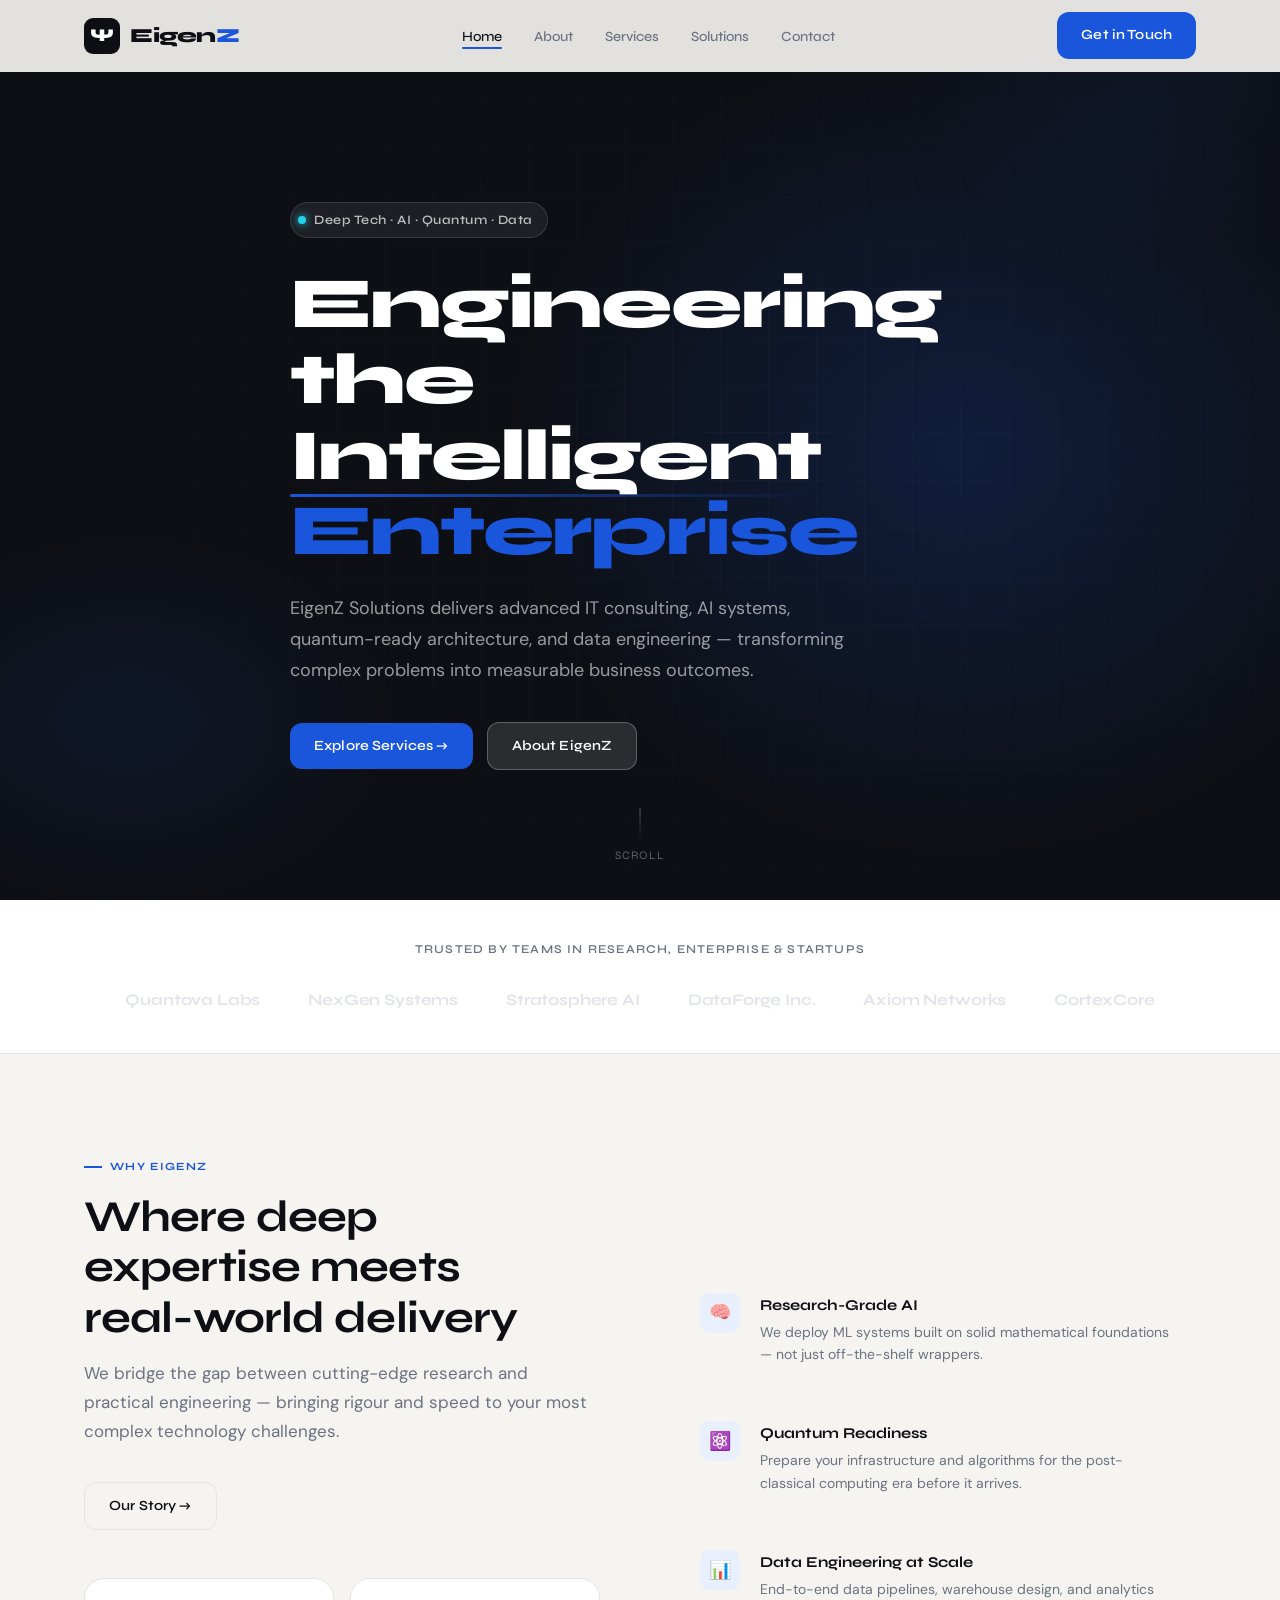
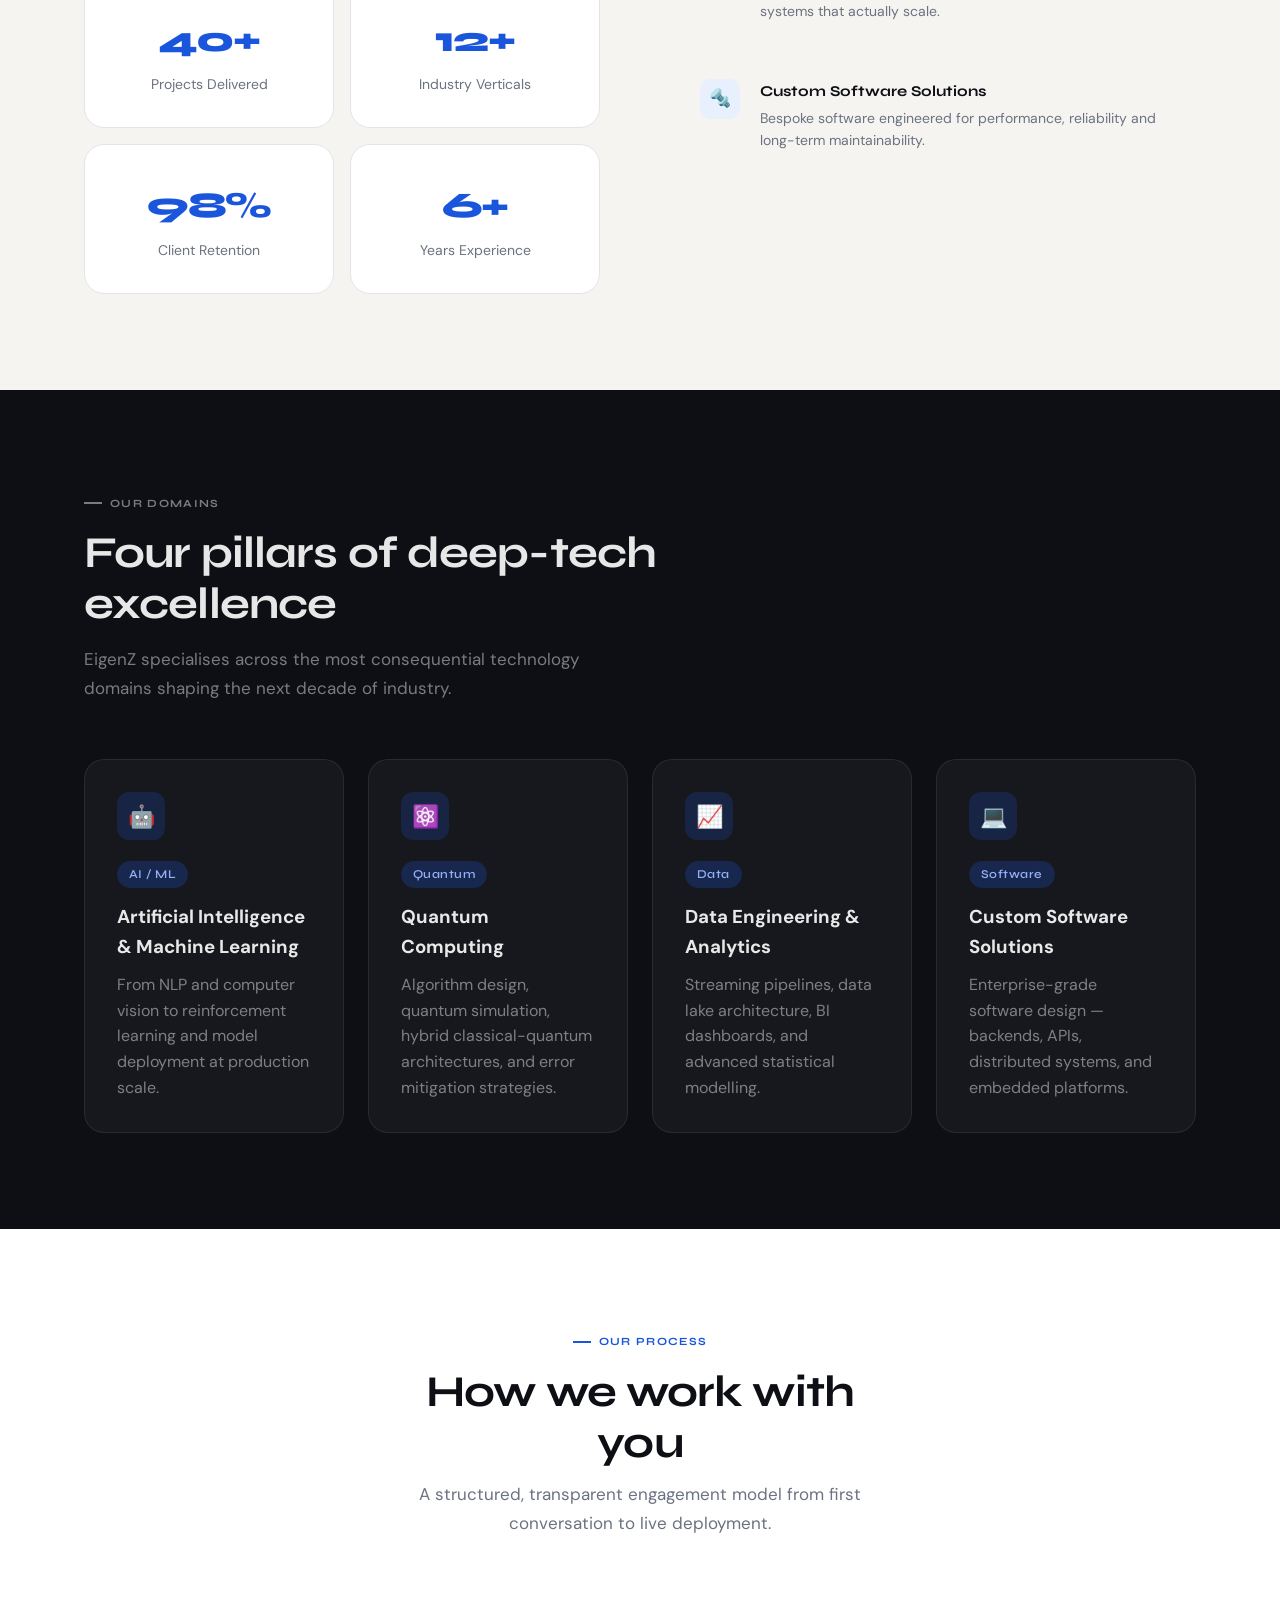
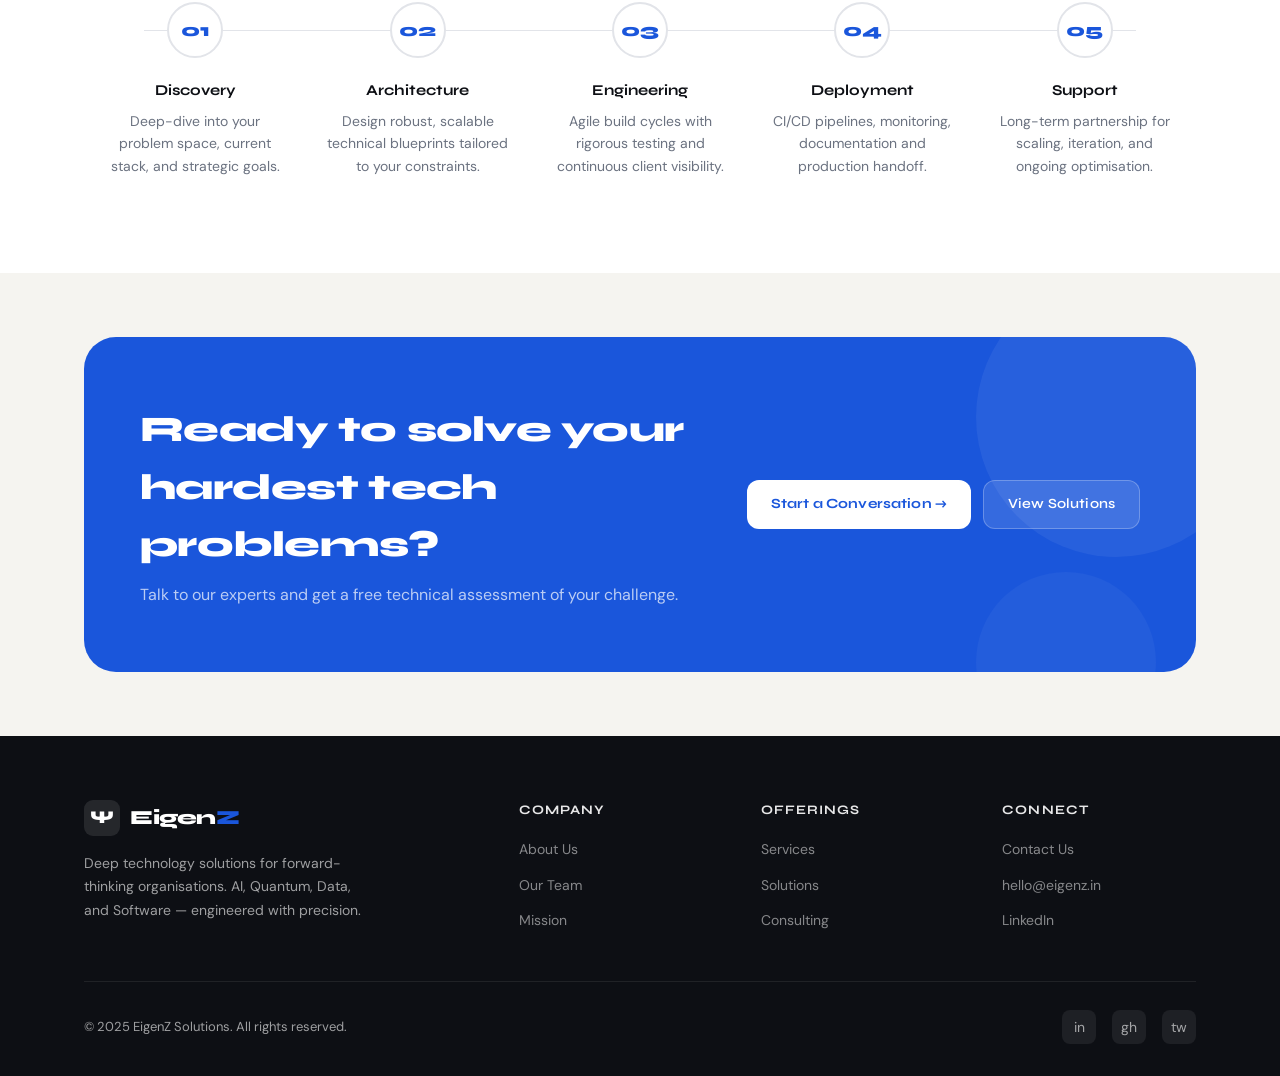
<file: index.html>
<!DOCTYPE html>
<html lang="en">
<head>
  <meta charset="UTF-8" />
  <meta name="viewport" content="width=device-width, initial-scale=1.0" />
  <title>EigenZ Solutions — Deep Tech & IT Expertise</title>
  <meta name="description" content="EigenZ Solutions delivers cutting-edge deep tech consulting in AI/ML, Quantum Computing, and Data Engineering." />
  <link rel="stylesheet" href="style.css" />
  <style>
    /* ===== HERO ===== */
    .hero {
      min-height: 100vh;
      background: var(--clr-dark);
      display: flex;
      align-items: center;
      position: relative;
      overflow: hidden;
      padding-top: var(--nav-h);
    }
    .hero-bg {
      position: absolute;
      inset: 0;
      background:
        radial-gradient(ellipse 55% 70% at 75% 50%, rgba(26,86,219,0.20) 0%, transparent 65%),
        radial-gradient(ellipse 35% 35% at 10% 80%, rgba(26,86,219,0.10) 0%, transparent 60%),
        radial-gradient(ellipse 30% 30% at 90% 10%, rgba(26,86,219,0.08) 0%, transparent 60%);
    }
    .hero-grid-overlay {
      position: absolute;
      inset: 0;
      background-image:
        linear-gradient(rgba(255,255,255,0.025) 1px, transparent 1px),
        linear-gradient(90deg, rgba(255,255,255,0.025) 1px, transparent 1px);
      background-size: 48px 48px;
      mask-image: radial-gradient(ellipse 80% 80% at 60% 50%, black 0%, transparent 80%);
    }
    .hero-content {
      position: relative;
      z-index: 1;
      max-width: 700px;
    }
    .hero-badge {
      display: inline-flex;
      align-items: center;
      gap: 8px;
      padding: 7px 14px 7px 7px;
      background: rgba(255,255,255,0.07);
      border: 1px solid rgba(255,255,255,0.12);
      border-radius: 999px;
      margin-bottom: 28px;
    }
    .hero-badge .dot {
      width: 8px; height: 8px;
      background: #22d3ee;
      border-radius: 50%;
      box-shadow: 0 0 8px #22d3ee;
      animation: pulse 2s ease-in-out infinite;
    }
    @keyframes pulse {
      0%, 100% { opacity: 1; }
      50% { opacity: 0.4; }
    }
    .hero-badge span {
      font-family: var(--font-display);
      font-size: 0.8rem;
      font-weight: 600;
      color: rgba(255,255,255,0.7);
      letter-spacing: 0.04em;
    }
    .hero h1 {
      font-family: var(--font-display);
      font-size: clamp(2.8rem, 6vw, 4.5rem);
      font-weight: 800;
      color: var(--clr-white);
      line-height: 1.05;
      letter-spacing: -0.03em;
      margin-bottom: 24px;
    }
    .hero h1 .accent { color: var(--clr-accent); }
    .hero h1 .underline-accent {
      position: relative;
    }
    .hero h1 .underline-accent::after {
      content: '';
      position: absolute;
      bottom: 2px; left: 0; right: 0;
      height: 3px;
      background: linear-gradient(90deg, var(--clr-accent), transparent);
      border-radius: 2px;
    }
    .hero p {
      font-size: 1.125rem;
      color: rgba(255,255,255,0.58);
      line-height: 1.72;
      margin-bottom: 36px;
      max-width: 560px;
    }
    .hero-actions { display: flex; align-items: center; gap: 14px; flex-wrap: wrap; }
    .hero-scroll {
      position: absolute;
      bottom: 36px; left: 50%;
      transform: translateX(-50%);
      display: flex;
      flex-direction: column;
      align-items: center;
      gap: 6px;
      color: rgba(255,255,255,0.35);
      font-family: var(--font-display);
      font-size: 0.72rem;
      letter-spacing: 0.1em;
      text-transform: uppercase;
      z-index: 1;
    }
    .hero-scroll .arrow {
      width: 1px;
      height: 32px;
      background: linear-gradient(to bottom, rgba(255,255,255,0.35), transparent);
      animation: scrollLine 1.8s ease-in-out infinite;
    }
    @keyframes scrollLine {
      0% { opacity: 1; transform: scaleY(0); transform-origin: top; }
      50% { opacity: 1; transform: scaleY(1); transform-origin: top; }
      100% { opacity: 0; transform: scaleY(1); transform-origin: bottom; }
    }

    /* ===== LOGOS ===== */
    .logos-section {
      background: var(--clr-surface);
      padding: 40px 0;
      border-bottom: 1px solid var(--clr-border);
    }
    .logos-label {
      text-align: center;
      font-family: var(--font-display);
      font-size: 0.75rem;
      font-weight: 600;
      letter-spacing: 0.1em;
      text-transform: uppercase;
      color: var(--clr-muted);
      margin-bottom: 28px;
    }
    .logo-row {
      display: flex;
      align-items: center;
      justify-content: center;
      gap: 48px;
      flex-wrap: wrap;
    }
    .logo-item {
      font-family: var(--font-display);
      font-size: 1rem;
      font-weight: 700;
      color: var(--clr-border);
      letter-spacing: -0.01em;
      transition: color var(--transition);
    }
    .logo-item:hover { color: var(--clr-muted); }

    /* ===== FEATURES ===== */
    .features-intro {
      display: grid;
      grid-template-columns: 1fr 1fr;
      gap: 80px;
      align-items: center;
    }
    .features-right { display: flex; flex-direction: column; gap: 16px; }
    .feature-row {
      display: flex;
      gap: 20px;
      align-items: flex-start;
      padding: 20px;
      border-radius: var(--radius-md);
      transition: background var(--transition);
    }
    .feature-row:hover { background: var(--clr-surface); }
    .feature-row .ico {
      width: 40px; height: 40px; min-width: 40px;
      background: var(--clr-accent-light);
      border-radius: 10px;
      display: flex; align-items: center; justify-content: center;
      font-size: 18px;
    }
    .feature-row h4 {
      font-family: var(--font-display);
      font-size: 0.9375rem;
      font-weight: 700;
      color: var(--clr-dark);
      margin-bottom: 4px;
    }
    .feature-row p {
      font-size: 0.875rem;
      color: var(--clr-muted);
      line-height: 1.6;
    }

    /* ===== DOMAINS ===== */
    .domains-section { background: var(--clr-dark); }
    .domains-section .section-title,
    .domains-section .label { color: rgba(255,255,255,0.9); }
    .domains-section .label { color: rgba(255,255,255,0.45); }
    .domains-section .label::before { background: rgba(255,255,255,0.45); }
    .domains-section .section-sub { color: rgba(255,255,255,0.45); }
    .domain-card {
      background: rgba(255,255,255,0.04);
      border: 1px solid rgba(255,255,255,0.08);
      border-radius: var(--radius-lg);
      padding: 32px;
      transition: all var(--transition);
    }
    .domain-card:hover {
      background: rgba(255,255,255,0.07);
      border-color: rgba(26,86,219,0.5);
      box-shadow: 0 8px 32px rgba(26,86,219,0.15);
    }
    .domain-card .card-icon { background: rgba(26,86,219,0.2); }
    .domain-card h3 { color: rgba(255,255,255,0.9); }
    .domain-card p { color: rgba(255,255,255,0.45); }
    .domain-card .tag { background: rgba(26,86,219,0.25); color: #93aff7; }

    /* ===== HOW IT WORKS ===== */
    .process-steps {
      display: flex;
      gap: 0;
      position: relative;
    }
    .process-steps::before {
      content: '';
      position: absolute;
      top: 28px;
      left: 60px; right: 60px;
      height: 1px;
      background: var(--clr-border);
      z-index: 0;
    }
    .step {
      flex: 1;
      display: flex;
      flex-direction: column;
      align-items: center;
      text-align: center;
      padding: 0 20px;
      position: relative;
      z-index: 1;
    }
    .step-num {
      width: 56px; height: 56px;
      border-radius: 50%;
      background: var(--clr-surface);
      border: 2px solid var(--clr-border);
      display: flex; align-items: center; justify-content: center;
      font-family: var(--font-display);
      font-size: 1.125rem;
      font-weight: 800;
      color: var(--clr-accent);
      margin-bottom: 20px;
      transition: all var(--transition);
    }
    .step:hover .step-num {
      background: var(--clr-accent);
      color: white;
      border-color: var(--clr-accent);
      box-shadow: 0 4px 16px rgba(26,86,219,0.3);
    }
    .step h4 {
      font-family: var(--font-display);
      font-size: 0.9375rem;
      font-weight: 700;
      color: var(--clr-dark);
      margin-bottom: 8px;
    }
    .step p { font-size: 0.875rem; color: var(--clr-muted); line-height: 1.6; }

    /* ===== CTA BANNER ===== */
    .cta-banner {
      background: var(--clr-accent);
      border-radius: var(--radius-xl);
      padding: 64px 56px;
      display: flex;
      align-items: center;
      justify-content: space-between;
      gap: 32px;
      position: relative;
      overflow: hidden;
    }
    .cta-banner::before {
      content: '';
      position: absolute;
      right: -60px; top: -60px;
      width: 280px; height: 280px;
      border-radius: 50%;
      background: rgba(255,255,255,0.06);
    }
    .cta-banner::after {
      content: '';
      position: absolute;
      right: 40px; bottom: -80px;
      width: 180px; height: 180px;
      border-radius: 50%;
      background: rgba(255,255,255,0.04);
    }
    .cta-banner h2 {
      font-family: var(--font-display);
      font-size: clamp(1.6rem, 3vw, 2.25rem);
      font-weight: 800;
      color: white;
      letter-spacing: -0.02em;
      position: relative;
    }
    .cta-banner p {
      color: rgba(255,255,255,0.7);
      margin-top: 8px;
      font-size: 1rem;
      position: relative;
    }
    .cta-banner-actions { display: flex; gap: 12px; flex-shrink: 0; position: relative; }
    .btn-white {
      background: white;
      color: var(--clr-accent);
      font-family: var(--font-display);
      font-size: 0.875rem;
      font-weight: 700;
    }
    .btn-white:hover { background: var(--clr-accent-light); }

    @media (max-width: 768px) {
      .features-intro { grid-template-columns: 1fr; gap: 40px; }
      .process-steps { flex-direction: column; gap: 24px; }
      .process-steps::before { display: none; }
      .cta-banner { flex-direction: column; padding: 40px 28px; }
      .cta-banner-actions { flex-wrap: wrap; }
    }
  </style>
</head>
<body>

  <!-- NAV -->
  <nav class="navbar">
    <div class="container">
      <a href="index.html" class="nav-logo">
        <div class="logo-mark"></div>
        <span class="logo-text">Eigen<span>Z</span></span>
      </a>
      <ul class="nav-links">
        <li><a href="index.html">Home</a></li>
        <li><a href="about.html">About</a></li>
        <li><a href="services.html">Services</a></li>
        <li><a href="solutions.html">Solutions</a></li>
        <li><a href="contact.html">Contact</a></li>
      </ul>
      <div class="nav-cta">
        <a href="contact.html" class="btn btn-primary">Get in Touch</a>
      </div>
      <div class="hamburger" id="hamburger">
        <span></span><span></span><span></span>
      </div>
    </div>
  </nav>
  <nav class="mobile-nav" id="mobileNav">
    <a href="index.html">Home</a>
    <a href="about.html">About</a>
    <a href="services.html">Services</a>
    <a href="solutions.html">Solutions</a>
    <a href="contact.html">Contact</a>
    <a href="contact.html" class="btn btn-primary">Get in Touch →</a>
  </nav>

  <!-- HERO -->
  <section class="hero">
    <div class="hero-bg"></div>
    <div class="hero-grid-overlay"></div>
    <div class="container">
      <div class="hero-content">
        <div class="hero-badge animate">
          <span class="dot"></span>
          <span>Deep Tech · AI · Quantum · Data</span>
        </div>
        <h1 class="animate delay-1">
          Engineering the<br>
          <span class="underline-accent">Intelligent</span><br>
          <span class="accent">Enterprise</span>
        </h1>
        <p class="animate delay-2">
          EigenZ Solutions delivers advanced IT consulting, AI systems, quantum-ready architecture, and data engineering — transforming complex problems into measurable business outcomes.
        </p>
        <div class="hero-actions animate delay-3">
          <a href="services.html" class="btn btn-primary">Explore Services →</a>
          <a href="about.html" class="btn btn-ghost-white">About EigenZ</a>
        </div>
      </div>
    </div>
    <div class="hero-scroll">
      <div class="arrow"></div>
      Scroll
    </div>
  </section>

  <!-- TRUSTED BY -->
  <section class="logos-section">
    <div class="container">
      <p class="logos-label">Trusted by teams in research, enterprise & startups</p>
      <div class="logo-row">
        <span class="logo-item">Quantova Labs</span>
        <span class="logo-item">NexGen Systems</span>
        <span class="logo-item">Stratosphere AI</span>
        <span class="logo-item">DataForge Inc.</span>
        <span class="logo-item">Axiom Networks</span>
        <span class="logo-item">CortexCore</span>
      </div>
    </div>
  </section>

  <!-- FEATURES -->
  <section class="section">
    <div class="container">
      <div class="features-intro">
        <div>
          <div class="label anim">Why EigenZ</div>
          <h2 class="section-title anim delay-1">Where deep expertise meets <br>real-world delivery</h2>
          <p class="section-sub anim delay-2">We bridge the gap between cutting-edge research and practical engineering — bringing rigour and speed to your most complex technology challenges.</p>
          <div style="margin-top: 36px;" class="anim delay-3">
            <a href="about.html" class="btn btn-outline">Our Story →</a>
          </div>
          <div class="grid-4" style="margin-top: 48px; grid-template-columns: repeat(2, 1fr); gap: 16px;">
            <div class="stat-pill anim delay-2"><span class="stat-num">40+</span><span class="stat-label">Projects Delivered</span></div>
            <div class="stat-pill anim delay-3"><span class="stat-num">12+</span><span class="stat-label">Industry Verticals</span></div>
            <div class="stat-pill anim delay-4"><span class="stat-num">98%</span><span class="stat-label">Client Retention</span></div>
            <div class="stat-pill anim delay-5"><span class="stat-num">6+</span><span class="stat-label">Years Experience</span></div>
          </div>
        </div>
        <div class="features-right">
          <div class="feature-row anim">
            <div class="ico">🧠</div>
            <div>
              <h4>Research-Grade AI</h4>
              <p>We deploy ML systems built on solid mathematical foundations — not just off-the-shelf wrappers.</p>
            </div>
          </div>
          <div class="feature-row anim delay-1">
            <div class="ico">⚛️</div>
            <div>
              <h4>Quantum Readiness</h4>
              <p>Prepare your infrastructure and algorithms for the post-classical computing era before it arrives.</p>
            </div>
          </div>
          <div class="feature-row anim delay-2">
            <div class="ico">📊</div>
            <div>
              <h4>Data Engineering at Scale</h4>
              <p>End-to-end data pipelines, warehouse design, and analytics systems that actually scale.</p>
            </div>
          </div>
          <div class="feature-row anim delay-3">
            <div class="ico">🔩</div>
            <div>
              <h4>Custom Software Solutions</h4>
              <p>Bespoke software engineered for performance, reliability and long-term maintainability.</p>
            </div>
          </div>
        </div>
      </div>
    </div>
  </section>

  <!-- DOMAINS -->
  <section class="section domains-section">
    <div class="container">
      <div style="max-width: 600px; margin-bottom: 56px;">
        <div class="label">Our Domains</div>
        <h2 class="section-title">Four pillars of deep-tech excellence</h2>
        <p class="section-sub">EigenZ specialises across the most consequential technology domains shaping the next decade of industry.</p>
      </div>
      <div class="grid-4">
        <div class="domain-card anim">
          <div class="card-icon">🤖</div>
          <div class="tag" style="margin-bottom: 14px;">AI / ML</div>
          <h3>Artificial Intelligence & Machine Learning</h3>
          <p style="margin-top: 10px;">From NLP and computer vision to reinforcement learning and model deployment at production scale.</p>
        </div>
        <div class="domain-card anim delay-1">
          <div class="card-icon">⚛️</div>
          <div class="tag" style="margin-bottom: 14px;">Quantum</div>
          <h3>Quantum Computing</h3>
          <p style="margin-top: 10px;">Algorithm design, quantum simulation, hybrid classical-quantum architectures, and error mitigation strategies.</p>
        </div>
        <div class="domain-card anim delay-2">
          <div class="card-icon">📈</div>
          <div class="tag" style="margin-bottom: 14px;">Data</div>
          <h3>Data Engineering & Analytics</h3>
          <p style="margin-top: 10px;">Streaming pipelines, data lake architecture, BI dashboards, and advanced statistical modelling.</p>
        </div>
        <div class="domain-card anim delay-3">
          <div class="card-icon">💻</div>
          <div class="tag" style="margin-bottom: 14px;">Software</div>
          <h3>Custom Software Solutions</h3>
          <p style="margin-top: 10px;">Enterprise-grade software design — backends, APIs, distributed systems, and embedded platforms.</p>
        </div>
      </div>
    </div>
  </section>

  <!-- HOW IT WORKS -->
  <section class="section" style="background: var(--clr-surface);">
    <div class="container">
      <div style="text-align: center; max-width: 520px; margin: 0 auto 64px;">
        <div class="label" style="justify-content: center;">Our Process</div>
        <h2 class="section-title anim">How we work with you</h2>
        <p class="section-sub" style="margin: 12px auto 0;" class="anim delay-1">A structured, transparent engagement model from first conversation to live deployment.</p>
      </div>
      <div class="process-steps">
        <div class="step anim">
          <div class="step-num">01</div>
          <h4>Discovery</h4>
          <p>Deep-dive into your problem space, current stack, and strategic goals.</p>
        </div>
        <div class="step anim delay-1">
          <div class="step-num">02</div>
          <h4>Architecture</h4>
          <p>Design robust, scalable technical blueprints tailored to your constraints.</p>
        </div>
        <div class="step anim delay-2">
          <div class="step-num">03</div>
          <h4>Engineering</h4>
          <p>Agile build cycles with rigorous testing and continuous client visibility.</p>
        </div>
        <div class="step anim delay-3">
          <div class="step-num">04</div>
          <h4>Deployment</h4>
          <p>CI/CD pipelines, monitoring, documentation and production handoff.</p>
        </div>
        <div class="step anim delay-4">
          <div class="step-num">05</div>
          <h4>Support</h4>
          <p>Long-term partnership for scaling, iteration, and ongoing optimisation.</p>
        </div>
      </div>
    </div>
  </section>

  <!-- CTA -->
  <section class="section-sm">
    <div class="container">
      <div class="cta-banner anim">
        <div>
          <h2>Ready to solve your hardest tech problems?</h2>
          <p>Talk to our experts and get a free technical assessment of your challenge.</p>
        </div>
        <div class="cta-banner-actions">
          <a href="contact.html" class="btn btn-white">Start a Conversation →</a>
          <a href="solutions.html" class="btn btn-ghost-white">View Solutions</a>
        </div>
      </div>
    </div>
  </section>

  <!-- FOOTER -->
  <footer class="footer">
    <div class="container">
      <div class="footer-grid">
        <div class="footer-brand">
          <a href="index.html" class="nav-logo">
            <div class="logo-mark"></div>
            <span class="logo-text">Eigen<span>Z</span></span>
          </a>
          <p>Deep technology solutions for forward-thinking organisations. AI, Quantum, Data, and Software — engineered with precision.</p>
        </div>
        <div class="footer-col">
          <h4>Company</h4>
          <ul>
            <li><a href="about.html">About Us</a></li>
            <li><a href="about.html#team">Our Team</a></li>
            <li><a href="about.html#mission">Mission</a></li>
          </ul>
        </div>
        <div class="footer-col">
          <h4>Offerings</h4>
          <ul>
            <li><a href="services.html">Services</a></li>
            <li><a href="solutions.html">Solutions</a></li>
            <li><a href="contact.html">Consulting</a></li>
          </ul>
        </div>
        <div class="footer-col">
          <h4>Connect</h4>
          <ul>
            <li><a href="contact.html">Contact Us</a></li>
            <li><a href="mailto:hello@eigenz.in">hello@eigenz.in</a></li>
            <li><a href="#">LinkedIn</a></li>
          </ul>
        </div>
      </div>
      <div class="footer-bottom">
        <span>© 2025 EigenZ Solutions. All rights reserved.</span>
        <div class="socials">
          <a href="#" title="LinkedIn">in</a>
          <a href="#" title="GitHub">gh</a>
          <a href="#" title="Twitter">tw</a>
        </div>
      </div>
    </div>
  </footer>

  <script src="main.js"></script>
</body>
</html>
</file>
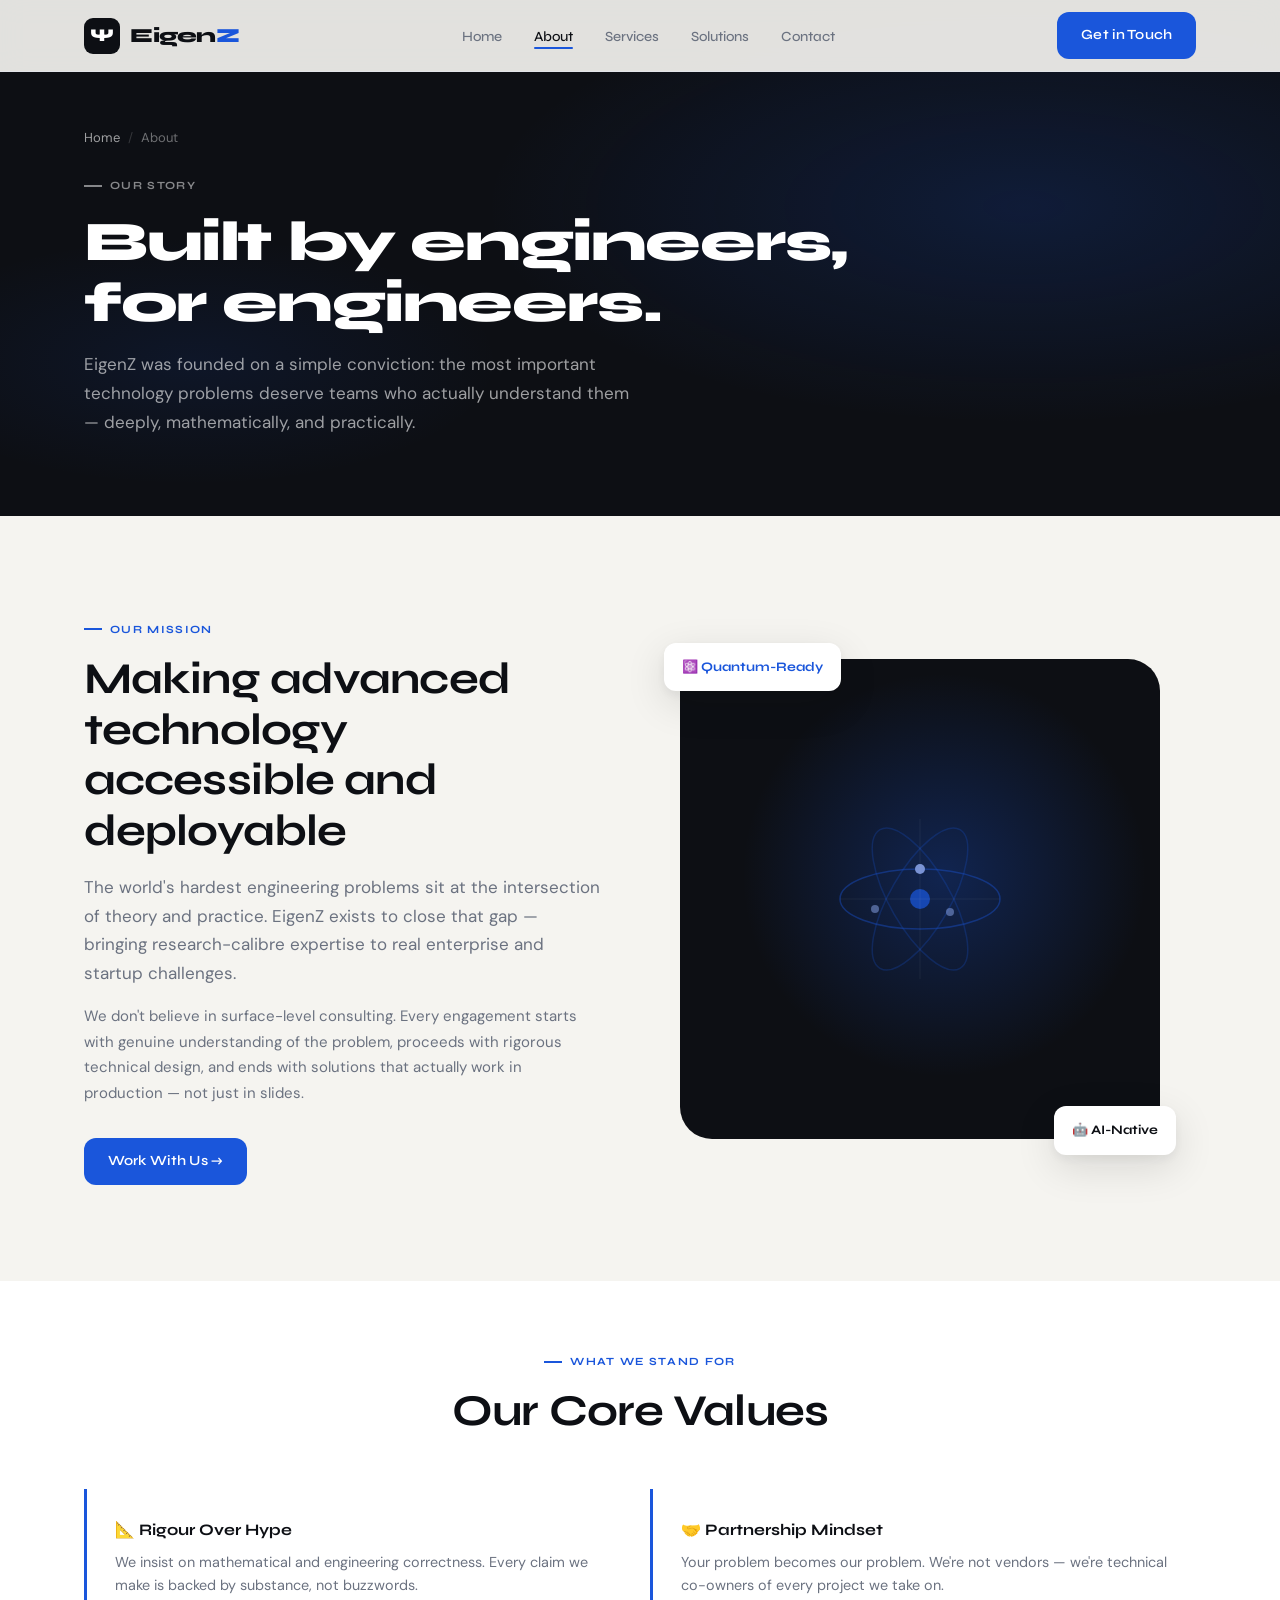
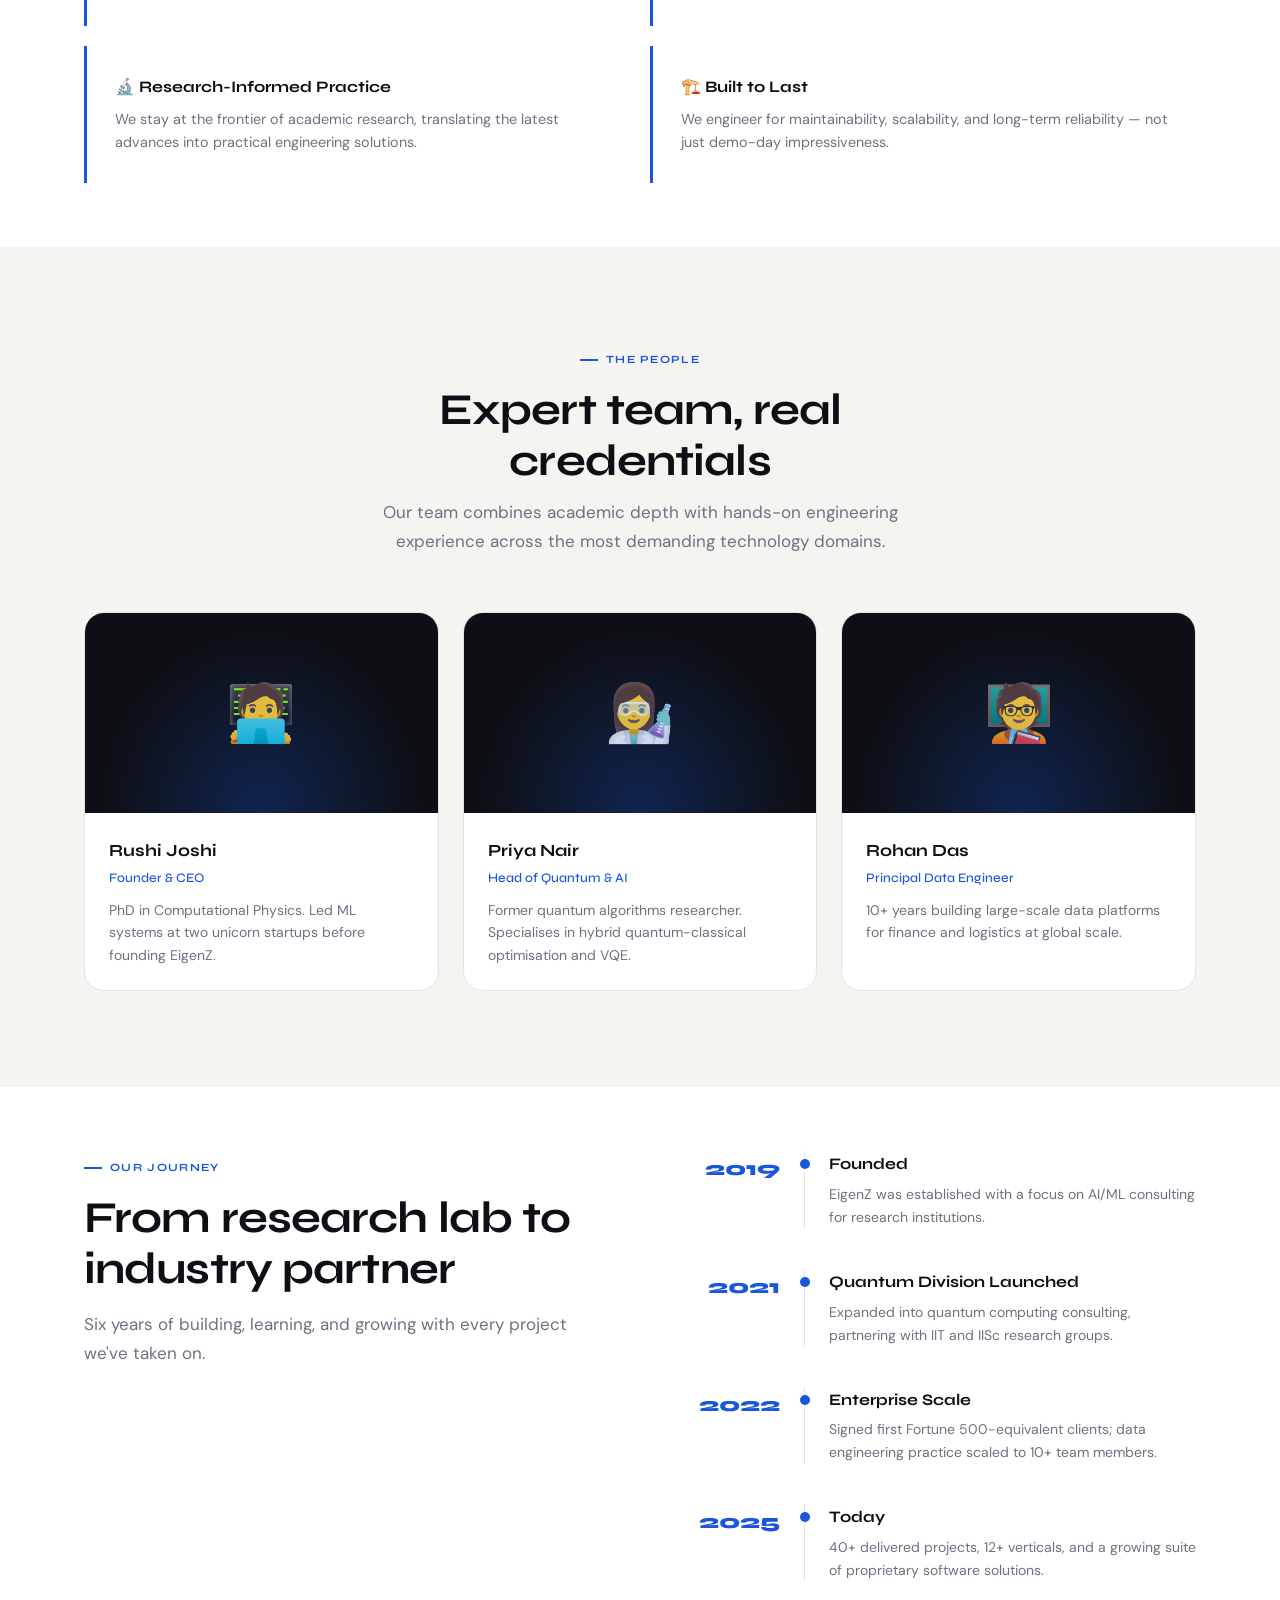
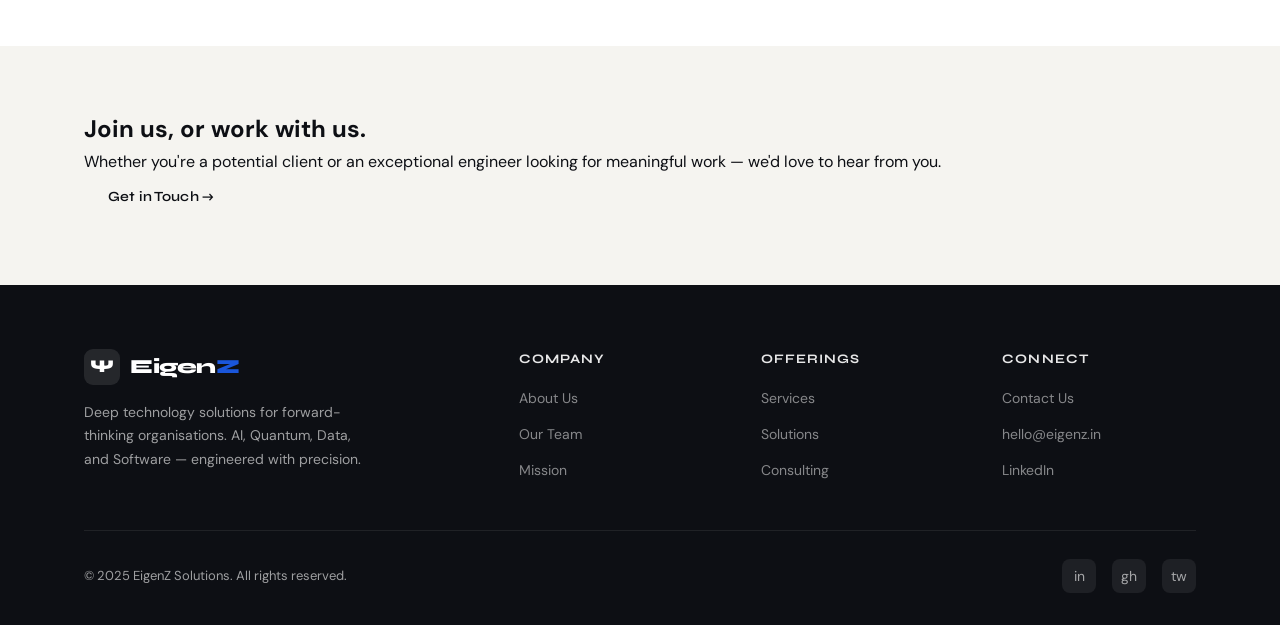
<file: about.html>
<!DOCTYPE html>
<html lang="en">
<head>
  <meta charset="UTF-8" />
  <meta name="viewport" content="width=device-width, initial-scale=1.0" />
  <title>About Us — EigenZ Solutions</title>
  <meta name="description" content="Learn about EigenZ Solutions — our mission, values, and the team driving deep-tech innovation." />
  <link rel="stylesheet" href="style.css" />
  <style>
    /* ===== MISSION ===== */
    .mission-section {
      display: grid;
      grid-template-columns: 1fr 1fr;
      gap: 80px;
      align-items: center;
    }
    .mission-visual {
      position: relative;
      aspect-ratio: 1;
      max-width: 480px;
    }
    .mission-visual .viz-box {
      width: 100%; height: 100%;
      background: var(--clr-dark);
      border-radius: var(--radius-xl);
      display: flex;
      align-items: center;
      justify-content: center;
      overflow: hidden;
      position: relative;
    }
    .mission-visual .viz-box::before {
      content: '';
      position: absolute;
      inset: 0;
      background: radial-gradient(ellipse 60% 60% at 55% 45%, rgba(26,86,219,0.3) 0%, transparent 70%);
    }
    .mission-visual .viz-box svg {
      position: relative;
      z-index: 1;
      opacity: 0.8;
    }
    .viz-float {
      position: absolute;
      padding: 14px 18px;
      background: white;
      border-radius: var(--radius-md);
      box-shadow: var(--shadow-lg);
      font-family: var(--font-display);
      font-size: 0.8125rem;
      font-weight: 700;
    }
    .viz-float.tl { top: -16px; left: -16px; color: var(--clr-accent); }
    .viz-float.br { bottom: -16px; right: -16px; color: var(--clr-dark); }

    /* ===== VALUES ===== */
    .value-card {
      padding: 28px;
      border-left: 3px solid var(--clr-accent);
      background: var(--clr-surface);
      border-radius: 0 var(--radius-md) var(--radius-md) 0;
      transition: all var(--transition);
    }
    .value-card:hover { box-shadow: var(--shadow-md); transform: translateX(4px); }
    .value-card h4 {
      font-family: var(--font-display);
      font-size: 1rem;
      font-weight: 700;
      color: var(--clr-dark);
      margin-bottom: 8px;
    }
    .value-card p { font-size: 0.9rem; color: var(--clr-muted); line-height: 1.65; }

    /* ===== TEAM ===== */
    .team-card {
      background: var(--clr-surface);
      border: 1px solid var(--clr-border);
      border-radius: var(--radius-lg);
      overflow: hidden;
      transition: all var(--transition);
    }
    .team-card:hover {
      box-shadow: var(--shadow-lg);
      transform: translateY(-4px);
      border-color: transparent;
    }
    .team-avatar {
      height: 200px;
      background: var(--clr-dark);
      display: flex;
      align-items: center;
      justify-content: center;
      font-size: 3.5rem;
      position: relative;
      overflow: hidden;
    }
    .team-avatar::after {
      content: '';
      position: absolute;
      inset: 0;
      background: radial-gradient(ellipse at 50% 100%, rgba(26,86,219,0.3), transparent 65%);
    }
    .team-info { padding: 24px; }
    .team-info h3 {
      font-family: var(--font-display);
      font-size: 1.0625rem;
      font-weight: 700;
      color: var(--clr-dark);
      margin-bottom: 4px;
    }
    .team-info .role {
      font-size: 0.8125rem;
      color: var(--clr-accent);
      font-weight: 500;
      margin-bottom: 10px;
      font-family: var(--font-display);
    }
    .team-info p { font-size: 0.875rem; color: var(--clr-muted); line-height: 1.6; }

    /* ===== TIMELINE ===== */
    .timeline { display: flex; flex-direction: column; gap: 0; }
    .tl-item {
      display: grid;
      grid-template-columns: 100px 1px 1fr;
      gap: 0 24px;
      padding-bottom: 40px;
    }
    .tl-item:last-child { padding-bottom: 0; }
    .tl-year {
      font-family: var(--font-display);
      font-size: 1.25rem;
      font-weight: 800;
      color: var(--clr-accent);
      padding-top: 2px;
      text-align: right;
    }
    .tl-line {
      position: relative;
      background: var(--clr-border);
    }
    .tl-line::before {
      content: '';
      position: absolute;
      top: 8px; left: 50%;
      transform: translateX(-50%);
      width: 10px; height: 10px;
      border-radius: 50%;
      background: var(--clr-accent);
    }
    .tl-body { padding-top: 0; }
    .tl-body h4 {
      font-family: var(--font-display);
      font-size: 1rem;
      font-weight: 700;
      color: var(--clr-dark);
      margin-bottom: 6px;
    }
    .tl-body p { font-size: 0.875rem; color: var(--clr-muted); line-height: 1.65; }

    @media (max-width: 720px) {
      .mission-section { grid-template-columns: 1fr; gap: 40px; }
      .tl-item { grid-template-columns: 64px 1px 1fr; }
      .tl-year { font-size: 1rem; }
    }
  </style>
</head>
<body>

  <nav class="navbar">
    <div class="container">
      <a href="index.html" class="nav-logo">
        <div class="logo-mark"></div>
        <span class="logo-text">Eigen<span>Z</span></span>
      </a>
      <ul class="nav-links">
        <li><a href="index.html">Home</a></li>
        <li><a href="about.html">About</a></li>
        <li><a href="services.html">Services</a></li>
        <li><a href="solutions.html">Solutions</a></li>
        <li><a href="contact.html">Contact</a></li>
      </ul>
      <div class="nav-cta">
        <a href="contact.html" class="btn btn-primary">Get in Touch</a>
      </div>
      <div class="hamburger"><span></span><span></span><span></span></div>
    </div>
  </nav>
  <nav class="mobile-nav">
    <a href="index.html">Home</a>
    <a href="about.html">About</a>
    <a href="services.html">Services</a>
    <a href="solutions.html">Solutions</a>
    <a href="contact.html">Contact</a>
    <a href="contact.html" class="btn btn-primary">Get in Touch →</a>
  </nav>

  <!-- PAGE HERO -->
  <section class="page-hero">
    <div class="container">
      <div class="breadcrumb">
        <a href="index.html">Home</a>
        <span class="sep">/</span>
        <span>About</span>
      </div>
      <div class="label">Our Story</div>
      <h1 class="animate">Built by engineers,<br>for engineers.</h1>
      <p class="animate delay-1">EigenZ was founded on a simple conviction: the most important technology problems deserve teams who actually understand them — deeply, mathematically, and practically.</p>
    </div>
  </section>

  <!-- MISSION -->
  <section class="section" id="mission">
    <div class="container">
      <div class="mission-section">
        <div>
          <div class="label anim">Our Mission</div>
          <h2 class="section-title anim delay-1">Making advanced technology accessible and deployable</h2>
          <p class="section-sub anim delay-2">The world's hardest engineering problems sit at the intersection of theory and practice. EigenZ exists to close that gap — bringing research-calibre expertise to real enterprise and startup challenges.</p>
          <p style="font-size: 0.9375rem; color: var(--clr-muted); margin-top: 16px; line-height: 1.7;" class="anim delay-3">We don't believe in surface-level consulting. Every engagement starts with genuine understanding of the problem, proceeds with rigorous technical design, and ends with solutions that actually work in production — not just in slides.</p>
          <div style="margin-top: 32px;" class="anim delay-4">
            <a href="contact.html" class="btn btn-primary">Work With Us →</a>
          </div>
        </div>
        <div class="mission-visual anim delay-2">
          <div class="viz-box">
            <svg width="200" height="200" viewBox="0 0 200 200" fill="none">
              <!-- Quantum-ish orbital diagram -->
              <ellipse cx="100" cy="100" rx="80" ry="30" stroke="rgba(26,86,219,0.5)" stroke-width="1.5" fill="none"/>
              <ellipse cx="100" cy="100" rx="80" ry="30" stroke="rgba(26,86,219,0.3)" stroke-width="1.5" fill="none" transform="rotate(60 100 100)"/>
              <ellipse cx="100" cy="100" rx="80" ry="30" stroke="rgba(26,86,219,0.3)" stroke-width="1.5" fill="none" transform="rotate(120 100 100)"/>
              <circle cx="100" cy="100" r="10" fill="rgba(26,86,219,0.9)"/>
              <circle cx="100" cy="70" r="5" fill="#93aff7"/>
              <circle cx="130" cy="113" r="4" fill="#93aff7" opacity="0.6"/>
              <circle cx="55" cy="110" r="4" fill="#93aff7" opacity="0.6"/>
              <!-- Grid lines -->
              <line x1="20" y1="100" x2="180" y2="100" stroke="rgba(255,255,255,0.07)" stroke-width="1"/>
              <line x1="100" y1="20" x2="100" y2="180" stroke="rgba(255,255,255,0.07)" stroke-width="1"/>
            </svg>
          </div>
          <div class="viz-float tl">⚛️ Quantum-Ready</div>
          <div class="viz-float br">🤖 AI-Native</div>
        </div>
      </div>
    </div>
  </section>

  <!-- VALUES -->
  <section class="section-sm" style="background: var(--clr-surface);">
    <div class="container">
      <div style="text-align: center; max-width: 500px; margin: 0 auto 52px;">
        <div class="label" style="justify-content: center;">What We Stand For</div>
        <h2 class="section-title anim">Our Core Values</h2>
      </div>
      <div class="grid-2" style="gap: 20px;">
        <div class="value-card anim">
          <h4>📐 Rigour Over Hype</h4>
          <p>We insist on mathematical and engineering correctness. Every claim we make is backed by substance, not buzzwords.</p>
        </div>
        <div class="value-card anim delay-1">
          <h4>🤝 Partnership Mindset</h4>
          <p>Your problem becomes our problem. We're not vendors — we're technical co-owners of every project we take on.</p>
        </div>
        <div class="value-card anim delay-2">
          <h4>🔬 Research-Informed Practice</h4>
          <p>We stay at the frontier of academic research, translating the latest advances into practical engineering solutions.</p>
        </div>
        <div class="value-card anim delay-3">
          <h4>🏗️ Built to Last</h4>
          <p>We engineer for maintainability, scalability, and long-term reliability — not just demo-day impressiveness.</p>
        </div>
      </div>
    </div>
  </section>

  <!-- TEAM -->
  <section class="section" id="team">
    <div class="container">
      <div style="text-align: center; max-width: 520px; margin: 0 auto 56px;">
        <div class="label" style="justify-content: center;">The People</div>
        <h2 class="section-title anim">Expert team, real credentials</h2>
        <p class="section-sub" style="margin: 12px auto 0;" class="anim delay-1">Our team combines academic depth with hands-on engineering experience across the most demanding technology domains.</p>
      </div>
      <div class="grid-4" style="grid-template-columns: repeat(3, 1fr);">
        <div class="team-card anim">
          <div class="team-avatar">🧑‍💻</div>
          <div class="team-info">
            <h3>Rushi Joshi</h3>
            <div class="role">Founder & CEO</div>
            <p>PhD in Computational Physics. Led ML systems at two unicorn startups before founding EigenZ.</p>
          </div>
        </div>
        <div class="team-card anim delay-1">
          <div class="team-avatar">👩‍🔬</div>
          <div class="team-info">
            <h3>Priya Nair</h3>
            <div class="role">Head of Quantum & AI</div>
            <p>Former quantum algorithms researcher. Specialises in hybrid quantum-classical optimisation and VQE.</p>
          </div>
        </div>
        <div class="team-card anim delay-2">
          <div class="team-avatar">🧑‍🏫</div>
          <div class="team-info">
            <h3>Rohan Das</h3>
            <div class="role">Principal Data Engineer</div>
            <p>10+ years building large-scale data platforms for finance and logistics at global scale.</p>
          </div>
        </div>
      </div>
    </div>
  </section>

  <!-- TIMELINE -->
  <section class="section-sm" style="background: var(--clr-surface);">
    <div class="container">
      <div style="display: grid; grid-template-columns: 1fr 1fr; gap: 80px; align-items: start;">
        <div>
          <div class="label anim">Our Journey</div>
          <h2 class="section-title anim delay-1">From research lab to industry partner</h2>
          <p class="section-sub anim delay-2">Six years of building, learning, and growing with every project we've taken on.</p>
        </div>
        <div class="timeline anim delay-2">
          <div class="tl-item">
            <div class="tl-year">2019</div>
            <div class="tl-line"></div>
            <div class="tl-body">
              <h4>Founded</h4>
              <p>EigenZ was established with a focus on AI/ML consulting for research institutions.</p>
            </div>
          </div>
          <div class="tl-item">
            <div class="tl-year">2021</div>
            <div class="tl-line"></div>
            <div class="tl-body">
              <h4>Quantum Division Launched</h4>
              <p>Expanded into quantum computing consulting, partnering with IIT and IISc research groups.</p>
            </div>
          </div>
          <div class="tl-item">
            <div class="tl-year">2022</div>
            <div class="tl-line"></div>
            <div class="tl-body">
              <h4>Enterprise Scale</h4>
              <p>Signed first Fortune 500-equivalent clients; data engineering practice scaled to 10+ team members.</p>
            </div>
          </div>
          <div class="tl-item">
            <div class="tl-year">2025</div>
            <div class="tl-line"></div>
            <div class="tl-body">
              <h4>Today</h4>
              <p>40+ delivered projects, 12+ verticals, and a growing suite of proprietary software solutions.</p>
            </div>
          </div>
        </div>
      </div>
    </div>
  </section>

  <!-- CTA -->
  <section class="section-sm">
    <div class="container">
      <div class="cta-banner anim">
        <div>
          <h2>Join us, or work with us.</h2>
          <p>Whether you're a potential client or an exceptional engineer looking for meaningful work — we'd love to hear from you.</p>
        </div>
        <div class="cta-banner-actions">
          <a href="contact.html" class="btn btn-white">Get in Touch →</a>
        </div>
      </div>
    </div>
  </section>

  <footer class="footer">
    <div class="container">
      <div class="footer-grid">
        <div class="footer-brand">
          <a href="index.html" class="nav-logo">
            <div class="logo-mark"></div>
            <span class="logo-text">Eigen<span>Z</span></span>
          </a>
          <p>Deep technology solutions for forward-thinking organisations. AI, Quantum, Data, and Software — engineered with precision.</p>
        </div>
        <div class="footer-col">
          <h4>Company</h4>
          <ul><li><a href="about.html">About Us</a></li><li><a href="about.html#team">Our Team</a></li><li><a href="about.html#mission">Mission</a></li></ul>
        </div>
        <div class="footer-col">
          <h4>Offerings</h4>
          <ul><li><a href="services.html">Services</a></li><li><a href="solutions.html">Solutions</a></li><li><a href="contact.html">Consulting</a></li></ul>
        </div>
        <div class="footer-col">
          <h4>Connect</h4>
          <ul><li><a href="contact.html">Contact Us</a></li><li><a href="mailto:hello@eigenz.in">hello@eigenz.in</a></li><li><a href="#">LinkedIn</a></li></ul>
        </div>
      </div>
      <div class="footer-bottom">
        <span>© 2025 EigenZ Solutions. All rights reserved.</span>
        <div class="socials"><a href="#" title="LinkedIn">in</a><a href="#" title="GitHub">gh</a><a href="#" title="Twitter">tw</a></div>
      </div>
    </div>
  </footer>

  <script src="main.js"></script>
</body>
</html>
</file>
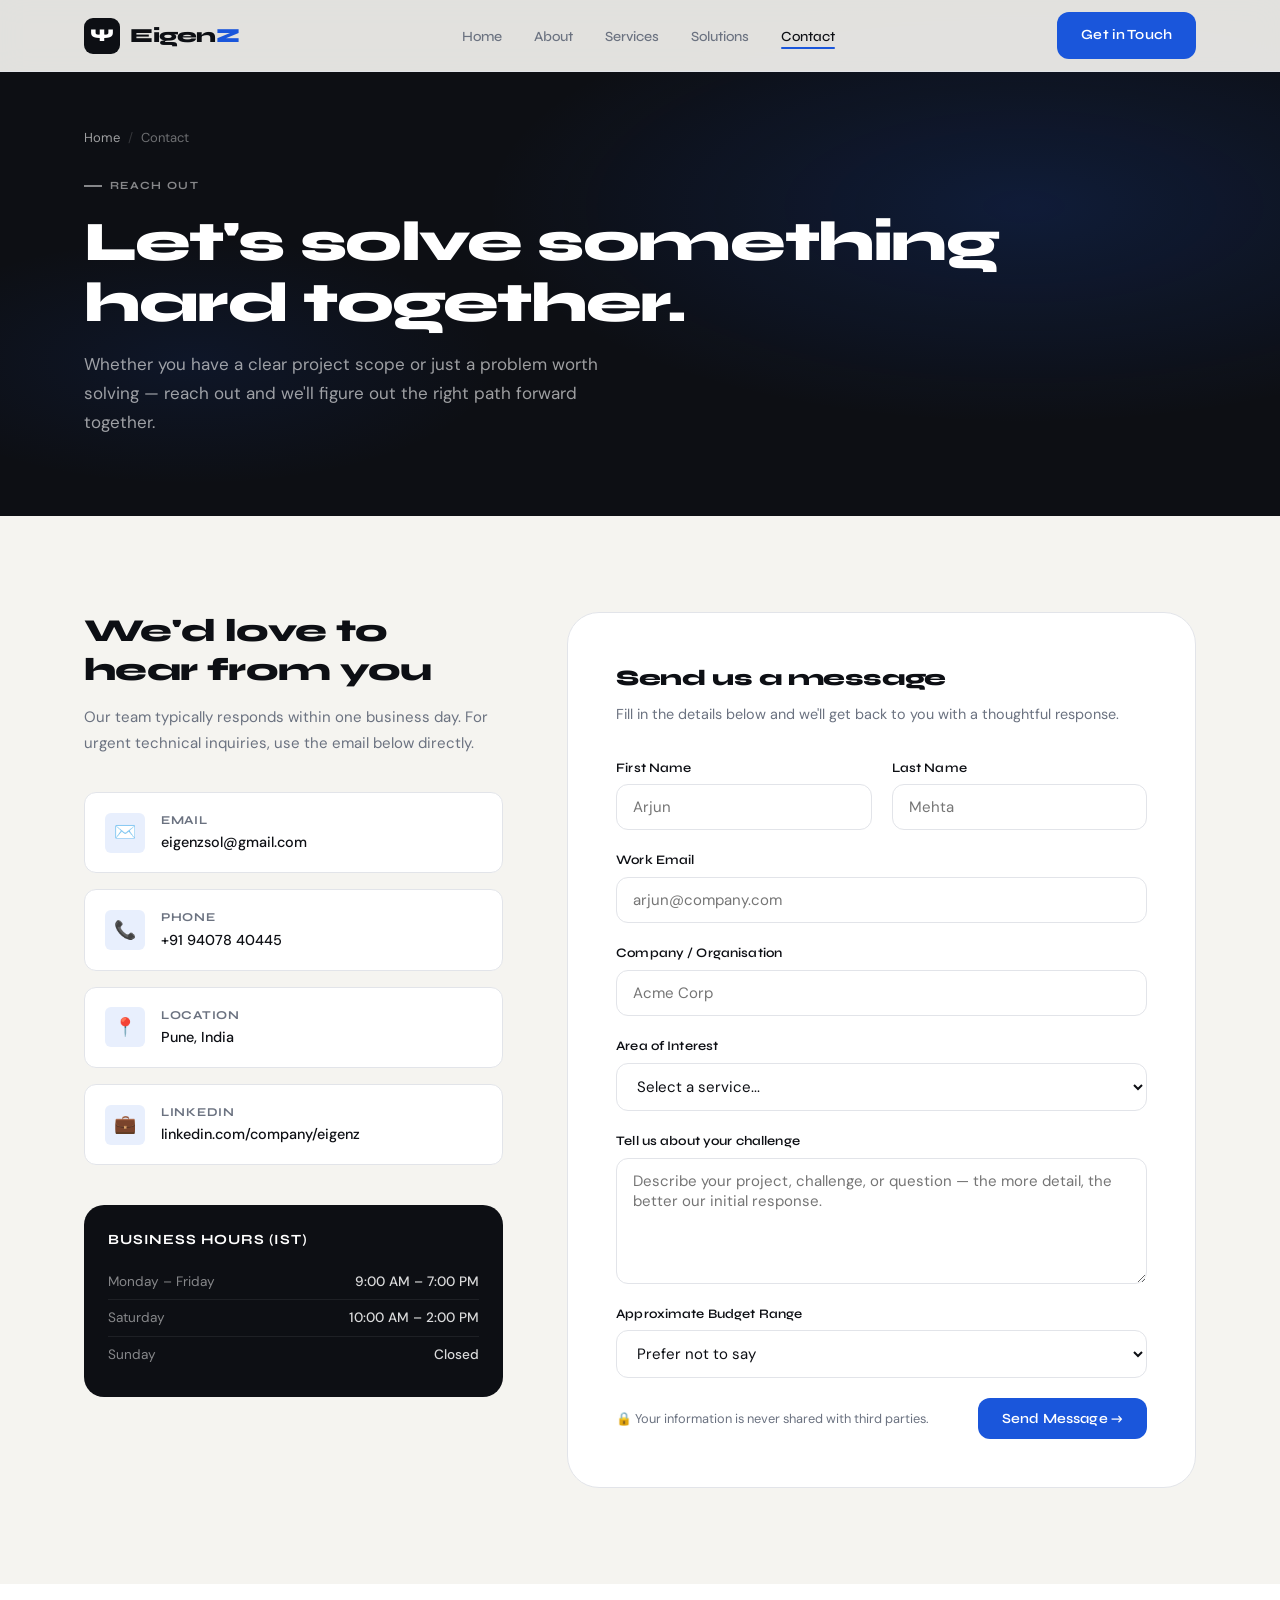
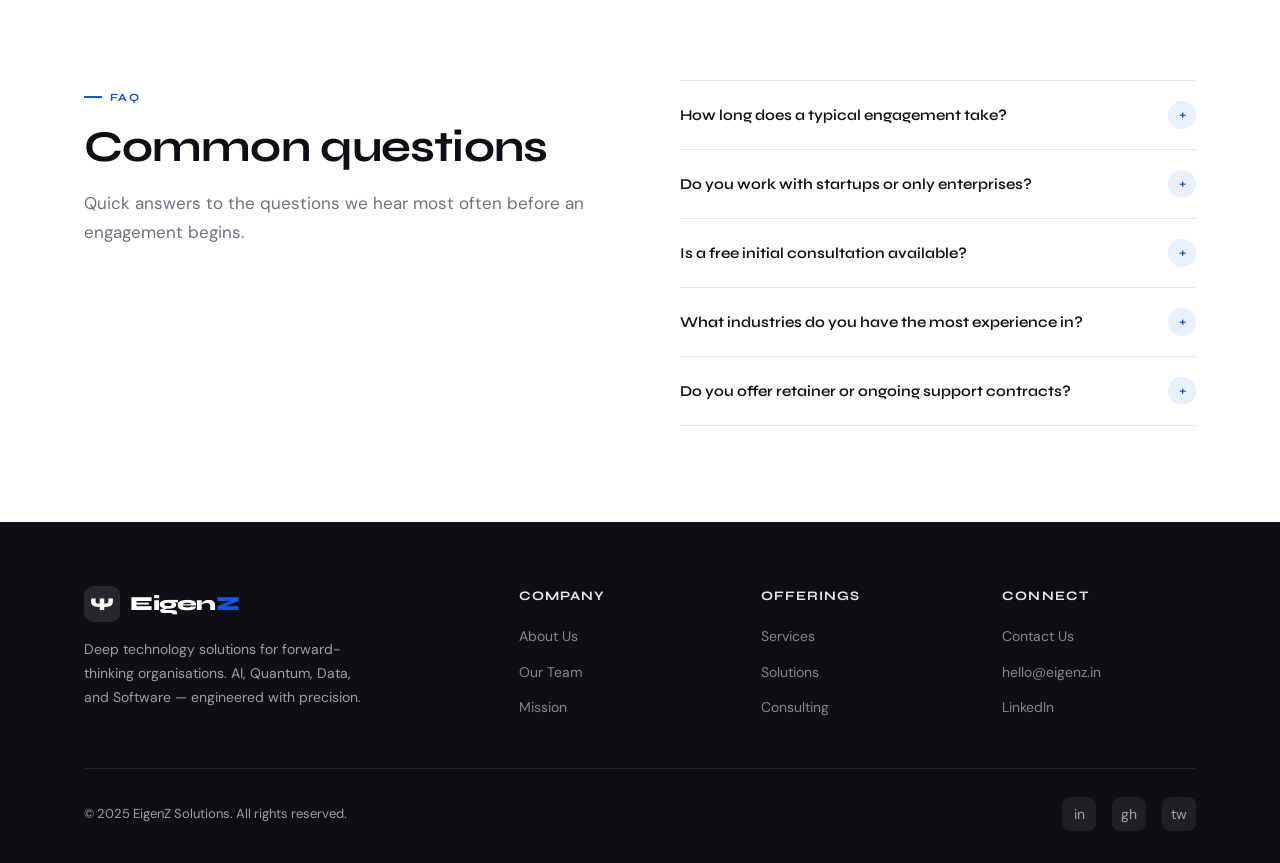
<file: contact.html>
<!DOCTYPE html>
<html lang="en">
<head>
  <meta charset="UTF-8" />
  <meta name="viewport" content="width=device-width, initial-scale=1.0" />
  <title>Contact — EigenZ Solutions</title>
  <meta name="description" content="Get in touch with EigenZ Solutions for deep tech consulting, project inquiries, and partnership opportunities." />
  <link rel="stylesheet" href="style.css" />
  <style>
    /* ===== CONTACT LAYOUT ===== */
    .contact-layout {
      display: grid;
      grid-template-columns: 1fr 1.5fr;
      gap: 64px;
      align-items: start;
    }

    /* ===== CONTACT INFO ===== */
    .contact-info { position: sticky; top: calc(var(--nav-h) + 32px); }
    .contact-info h2 {
      font-family: var(--font-display);
      font-size: clamp(1.5rem, 2.5vw, 2rem);
      font-weight: 800;
      color: var(--clr-dark);
      letter-spacing: -0.02em;
      margin-bottom: 16px;
      line-height: 1.2;
    }
    .contact-info p {
      font-size: 0.9375rem;
      color: var(--clr-muted);
      line-height: 1.7;
      margin-bottom: 36px;
    }
    .contact-methods { display: flex; flex-direction: column; gap: 16px; margin-bottom: 40px; }
    .contact-method {
      display: flex;
      align-items: center;
      gap: 16px;
      padding: 18px 20px;
      background: var(--clr-surface);
      border: 1px solid var(--clr-border);
      border-radius: var(--radius-md);
      transition: all var(--transition);
    }
    .contact-method:hover {
      border-color: var(--clr-accent);
      box-shadow: var(--shadow-sm);
    }
    .contact-method .cm-icon {
      width: 40px; height: 40px;
      background: var(--clr-accent-light);
      border-radius: var(--radius-sm);
      display: flex; align-items: center; justify-content: center;
      font-size: 18px;
      flex-shrink: 0;
    }
    .contact-method .cm-info { display: flex; flex-direction: column; }
    .contact-method .cm-label {
      font-size: 0.75rem;
      font-family: var(--font-display);
      font-weight: 700;
      letter-spacing: 0.06em;
      text-transform: uppercase;
      color: var(--clr-muted);
    }
    .contact-method .cm-value {
      font-size: 0.9rem;
      font-weight: 500;
      color: var(--clr-dark);
      margin-top: 1px;
    }

    .hours-box {
      background: var(--clr-dark);
      border-radius: var(--radius-lg);
      padding: 24px;
      color: rgba(255,255,255,0.7);
    }
    .hours-box h4 {
      font-family: var(--font-display);
      font-size: 0.875rem;
      font-weight: 700;
      color: white;
      margin-bottom: 12px;
      text-transform: uppercase;
      letter-spacing: 0.06em;
    }
    .hours-box .hours-row {
      display: flex;
      justify-content: space-between;
      font-size: 0.85rem;
      padding: 7px 0;
      border-bottom: 1px solid rgba(255,255,255,0.07);
    }
    .hours-box .hours-row:last-child { border-bottom: none; }
    .hours-box .hours-row .day { color: rgba(255,255,255,0.5); }
    .hours-box .hours-row .time { color: rgba(255,255,255,0.85); font-weight: 500; }

    /* ===== FORM CARD ===== */
    .form-card {
      background: var(--clr-surface);
      border: 1px solid var(--clr-border);
      border-radius: var(--radius-xl);
      padding: 48px;
    }
    .form-card h3 {
      font-family: var(--font-display);
      font-size: 1.375rem;
      font-weight: 800;
      color: var(--clr-dark);
      letter-spacing: -0.02em;
      margin-bottom: 6px;
    }
    .form-card > p {
      font-size: 0.9rem;
      color: var(--clr-muted);
      margin-bottom: 32px;
    }
    .form-fields { display: flex; flex-direction: column; gap: 20px; }
    .form-fields .submit-row {
      display: flex;
      align-items: center;
      justify-content: space-between;
      gap: 16px;
      flex-wrap: wrap;
    }
    .form-fields .submit-row .note {
      font-size: 0.8rem;
      color: var(--clr-muted);
    }

    /* ===== FAQ ===== */
    .faq-section { background: var(--clr-surface); }
    .faq-list { display: flex; flex-direction: column; gap: 0; }
    .faq-item {
      border-bottom: 1px solid var(--clr-border);
    }
    .faq-item:first-child { border-top: 1px solid var(--clr-border); }
    .faq-q {
      display: flex;
      align-items: center;
      justify-content: space-between;
      padding: 20px 0;
      cursor: pointer;
      font-family: var(--font-display);
      font-size: 0.9375rem;
      font-weight: 600;
      color: var(--clr-dark);
      gap: 16px;
      user-select: none;
    }
    .faq-q .faq-icon {
      width: 28px; height: 28px;
      border-radius: 50%;
      background: var(--clr-accent-light);
      display: flex; align-items: center; justify-content: center;
      font-size: 14px;
      color: var(--clr-accent);
      flex-shrink: 0;
      transition: all var(--transition);
    }
    .faq-item.open .faq-q .faq-icon { transform: rotate(45deg); background: var(--clr-accent); color: white; }
    .faq-a {
      font-size: 0.9rem;
      color: var(--clr-muted);
      line-height: 1.72;
      max-height: 0;
      overflow: hidden;
      transition: max-height 0.35s cubic-bezier(0.4,0,0.2,1), padding 0.3s;
    }
    .faq-item.open .faq-a { max-height: 200px; padding-bottom: 20px; }

    @media (max-width: 840px) {
      .contact-layout { grid-template-columns: 1fr; gap: 40px; }
      .contact-info { position: static; }
      .form-card { padding: 28px; }
    }
  </style>
</head>
<body>

  <nav class="navbar">
    <div class="container">
      <a href="index.html" class="nav-logo"><div class="logo-mark"></div><span class="logo-text">Eigen<span>Z</span></span></a>
      <ul class="nav-links">
        <li><a href="index.html">Home</a></li>
        <li><a href="about.html">About</a></li>
        <li><a href="services.html">Services</a></li>
        <li><a href="solutions.html">Solutions</a></li>
        <li><a href="contact.html">Contact</a></li>
      </ul>
      <div class="nav-cta"><a href="contact.html" class="btn btn-primary">Get in Touch</a></div>
      <div class="hamburger"><span></span><span></span><span></span></div>
    </div>
  </nav>
  <nav class="mobile-nav">
    <a href="index.html">Home</a><a href="about.html">About</a><a href="services.html">Services</a><a href="solutions.html">Solutions</a><a href="contact.html">Contact</a>
    <a href="contact.html" class="btn btn-primary">Get in Touch →</a>
  </nav>

  <section class="page-hero">
    <div class="container">
      <div class="breadcrumb"><a href="index.html">Home</a><span class="sep">/</span><span>Contact</span></div>
      <div class="label">Reach Out</div>
      <h1 class="animate">Let's solve something<br>hard together.</h1>
      <p class="animate delay-1">Whether you have a clear project scope or just a problem worth solving — reach out and we'll figure out the right path forward together.</p>
    </div>
  </section>

  <!-- CONTACT MAIN -->
  <section class="section">
    <div class="container">
      <div class="contact-layout">

        <!-- INFO -->
        <div class="contact-info anim">
          <h2>We'd love to hear from you</h2>
          <p>Our team typically responds within one business day. For urgent technical inquiries, use the email below directly.</p>
          <div class="contact-methods">
            <div class="contact-method">
              <div class="cm-icon">✉️</div>
              <div class="cm-info">
                <span class="cm-label">Email</span>
                <span class="cm-value">eigenzsol@gmail.com</span>
              </div>
            </div>
            <div class="contact-method">
              <div class="cm-icon">📞</div>
              <div class="cm-info">
                <span class="cm-label">Phone</span>
                <span class="cm-value">+91 94078 40445</span>
              </div>
            </div>
            <div class="contact-method">
              <div class="cm-icon">📍</div>
              <div class="cm-info">
                <span class="cm-label">Location</span>
                <span class="cm-value">Pune, India</span>
              </div>
            </div>
            <div class="contact-method">
              <div class="cm-icon">💼</div>
              <div class="cm-info">
                <span class="cm-label">LinkedIn</span>
                <span class="cm-value">linkedin.com/company/eigenz</span>
              </div>
            </div>
          </div>
          <div class="hours-box">
            <h4>Business Hours (IST)</h4>
            <div class="hours-row"><span class="day">Monday – Friday</span><span class="time">9:00 AM – 7:00 PM</span></div>
            <div class="hours-row"><span class="day">Saturday</span><span class="time">10:00 AM – 2:00 PM</span></div>
            <div class="hours-row"><span class="day">Sunday</span><span class="time">Closed</span></div>
          </div>
        </div>

        <!-- FORM -->
        <div class="form-card anim delay-1">
          <h3>Send us a message</h3>
          <p>Fill in the details below and we'll get back to you with a thoughtful response.</p>
          <form class="form-fields" id="contactForm">
            <div class="form-grid">
              <div class="form-group">
                <label for="fname">First Name</label>
                <input type="text" id="fname" name="fname" placeholder="Arjun" required />
              </div>
              <div class="form-group">
                <label for="lname">Last Name</label>
                <input type="text" id="lname" name="lname" placeholder="Mehta" required />
              </div>
            </div>
            <div class="form-group">
              <label for="email">Work Email</label>
              <input type="email" id="email" name="email" placeholder="arjun@company.com" required />
            </div>
            <div class="form-group">
              <label for="company">Company / Organisation</label>
              <input type="text" id="company" name="company" placeholder="Acme Corp" />
            </div>
            <div class="form-group">
              <label for="service">Area of Interest</label>
              <select id="service" name="service">
                <option value="">Select a service...</option>
                <option value="ai">AI / Machine Learning</option>
                <option value="quantum">Quantum Computing</option>
                <option value="data">Data Engineering & Analytics</option>
                <option value="software">Custom Software Development</option>
                <option value="consulting">General Consulting</option>
                <option value="other">Other</option>
              </select>
            </div>
            <div class="form-group">
              <label for="message">Tell us about your challenge</label>
              <textarea id="message" name="message" rows="5" placeholder="Describe your project, challenge, or question — the more detail, the better our initial response." required></textarea>
            </div>
            <div class="form-group">
              <label for="budget">Approximate Budget Range</label>
              <select id="budget" name="budget">
                <option value="">Prefer not to say</option>
                <option value="small">Under ₹5 Lakhs</option>
                <option value="medium">₹5L – ₹25L</option>
                <option value="large">₹25L – ₹1 Cr</option>
                <option value="enterprise">₹1 Cr+</option>
              </select>
            </div>
            <div class="submit-row">
              <span class="note">🔒 Your information is never shared with third parties.</span>
              <button type="submit" class="btn btn-primary">Send Message →</button>
            </div>
          </form>
        </div>
      </div>
    </div>
  </section>

  <!-- FAQ -->
  <section class="section faq-section">
    <div class="container">
      <div style="display: grid; grid-template-columns: 1fr 1fr; gap: 80px; align-items: start;">
        <div>
          <div class="label anim">FAQ</div>
          <h2 class="section-title anim delay-1">Common questions</h2>
          <p class="section-sub anim delay-2">Quick answers to the questions we hear most often before an engagement begins.</p>
        </div>
        <div class="faq-list anim delay-2">
          <div class="faq-item">
            <div class="faq-q">How long does a typical engagement take?<div class="faq-icon">+</div></div>
            <div class="faq-a">It depends on scope. Discovery and architecture phases typically take 2–4 weeks. Full project delivery ranges from 6 weeks for focused solutions to 6+ months for platform-scale work.</div>
          </div>
          <div class="faq-item">
            <div class="faq-q">Do you work with startups or only enterprises?<div class="faq-icon">+</div></div>
            <div class="faq-a">Both. We've worked with early-stage startups needing technical co-founders, and large enterprises needing specialised deep-tech expertise. Budget and scope are assessed case by case.</div>
          </div>
          <div class="faq-item">
            <div class="faq-q">Is a free initial consultation available?<div class="faq-icon">+</div></div>
            <div class="faq-a">Yes. We offer a free 30-minute technical consultation for all new inquiries. This lets us understand your problem and you to evaluate our approach — with no commitment.</div>
          </div>
          <div class="faq-item">
            <div class="faq-q">What industries do you have the most experience in?<div class="faq-icon">+</div></div>
            <div class="faq-a">Finance, healthcare, logistics, energy, and deep-tech research sectors are our strongest verticals. We've also worked across education, manufacturing, and government domains.</div>
          </div>
          <div class="faq-item">
            <div class="faq-q">Do you offer retainer or ongoing support contracts?<div class="faq-icon">+</div></div>
            <div class="faq-a">Yes. We have flexible retainer arrangements for ongoing technical advisory, model maintenance, or infrastructure support. Terms are tailored to each client relationship.</div>
          </div>
        </div>
      </div>
    </div>
  </section>

  <footer class="footer">
    <div class="container">
      <div class="footer-grid">
        <div class="footer-brand"><a href="index.html" class="nav-logo"><div class="logo-mark"></div><span class="logo-text">Eigen<span>Z</span></span></a><p>Deep technology solutions for forward-thinking organisations. AI, Quantum, Data, and Software — engineered with precision.</p></div>
        <div class="footer-col"><h4>Company</h4><ul><li><a href="about.html">About Us</a></li><li><a href="about.html#team">Our Team</a></li><li><a href="about.html#mission">Mission</a></li></ul></div>
        <div class="footer-col"><h4>Offerings</h4><ul><li><a href="services.html">Services</a></li><li><a href="solutions.html">Solutions</a></li><li><a href="contact.html">Consulting</a></li></ul></div>
        <div class="footer-col"><h4>Connect</h4><ul><li><a href="contact.html">Contact Us</a></li><li><a href="mailto:hello@eigenz.in">hello@eigenz.in</a></li><li><a href="#">LinkedIn</a></li></ul></div>
      </div>
      <div class="footer-bottom"><span>© 2025 EigenZ Solutions. All rights reserved.</span><div class="socials"><a href="#">in</a><a href="#">gh</a><a href="#">tw</a></div></div>
    </div>
  </footer>

  <script src="main.js"></script>
  <script>
    // FAQ accordion
    document.querySelectorAll('.faq-q').forEach(q => {
      q.addEventListener('click', () => {
        const item = q.closest('.faq-item');
        const isOpen = item.classList.contains('open');
        document.querySelectorAll('.faq-item').forEach(i => i.classList.remove('open'));
        if (!isOpen) item.classList.add('open');
      });
    });
  </script>
</body>
</html>
</file>
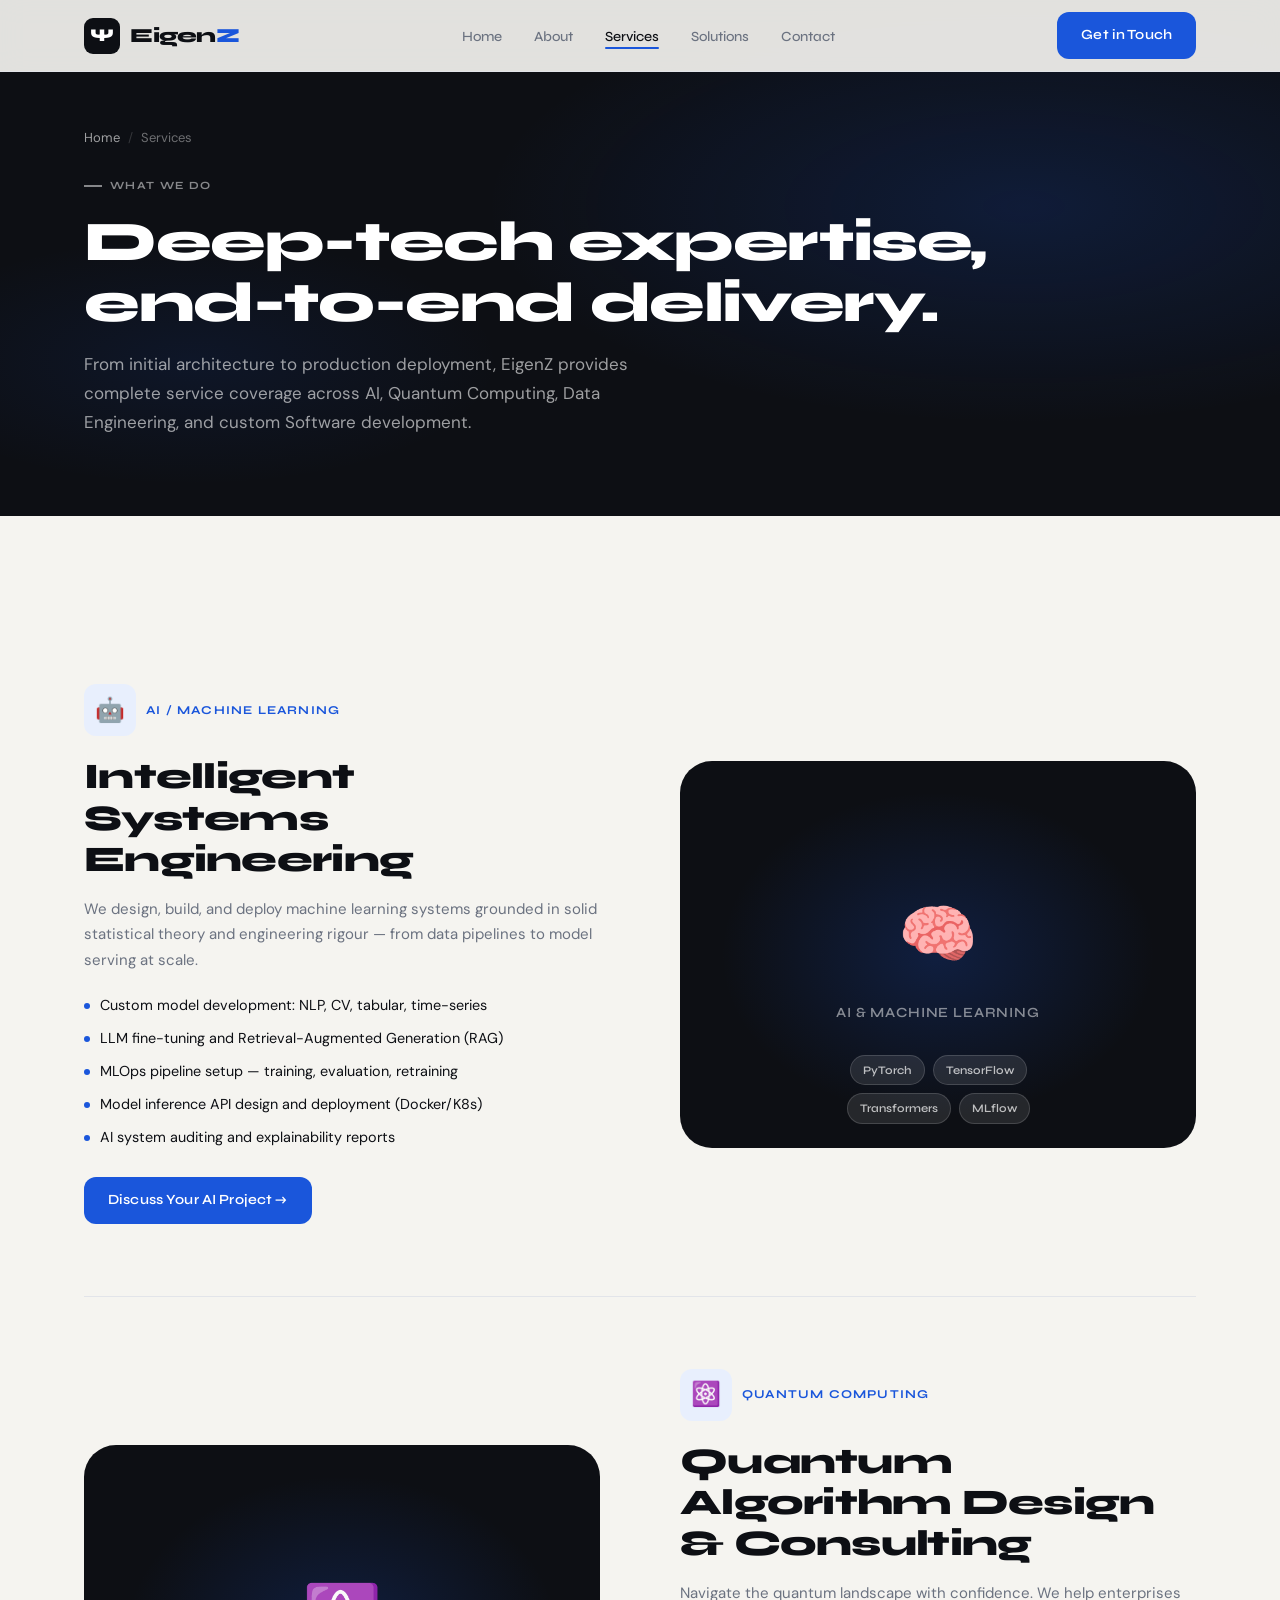
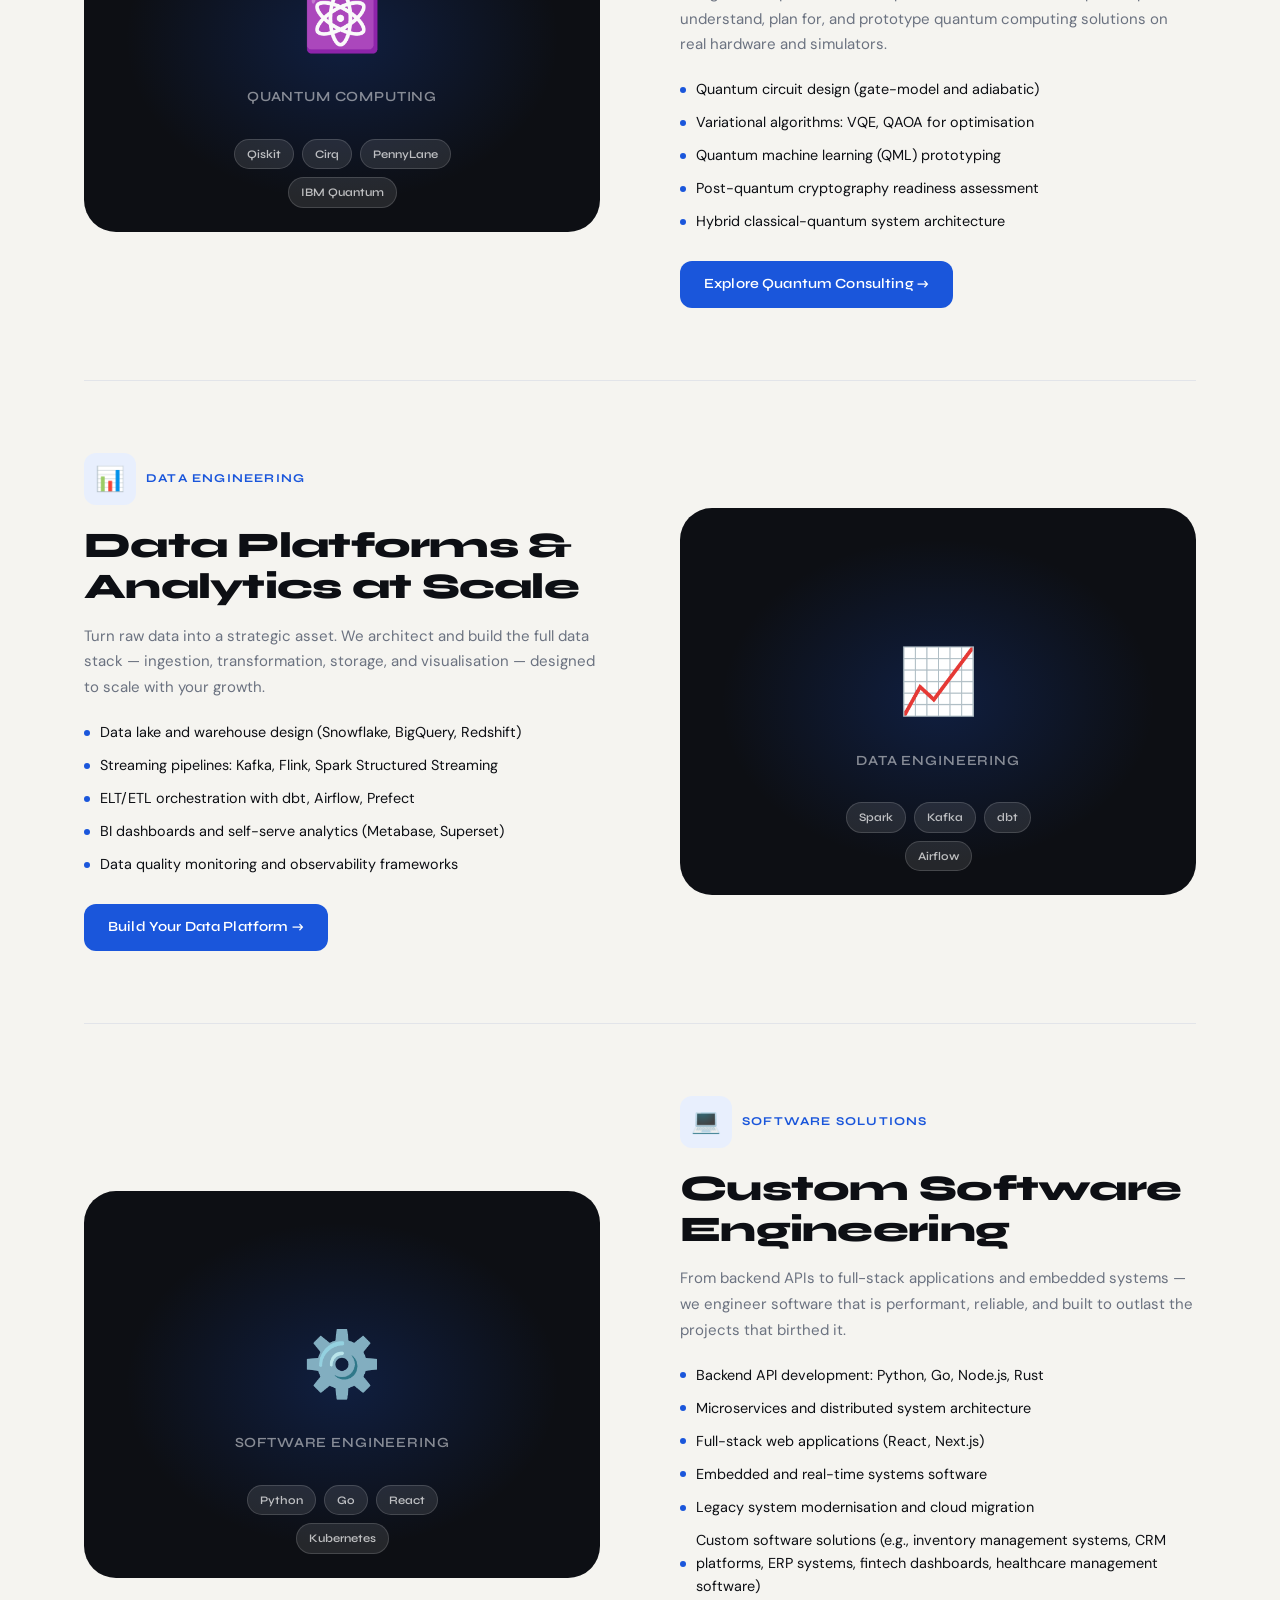
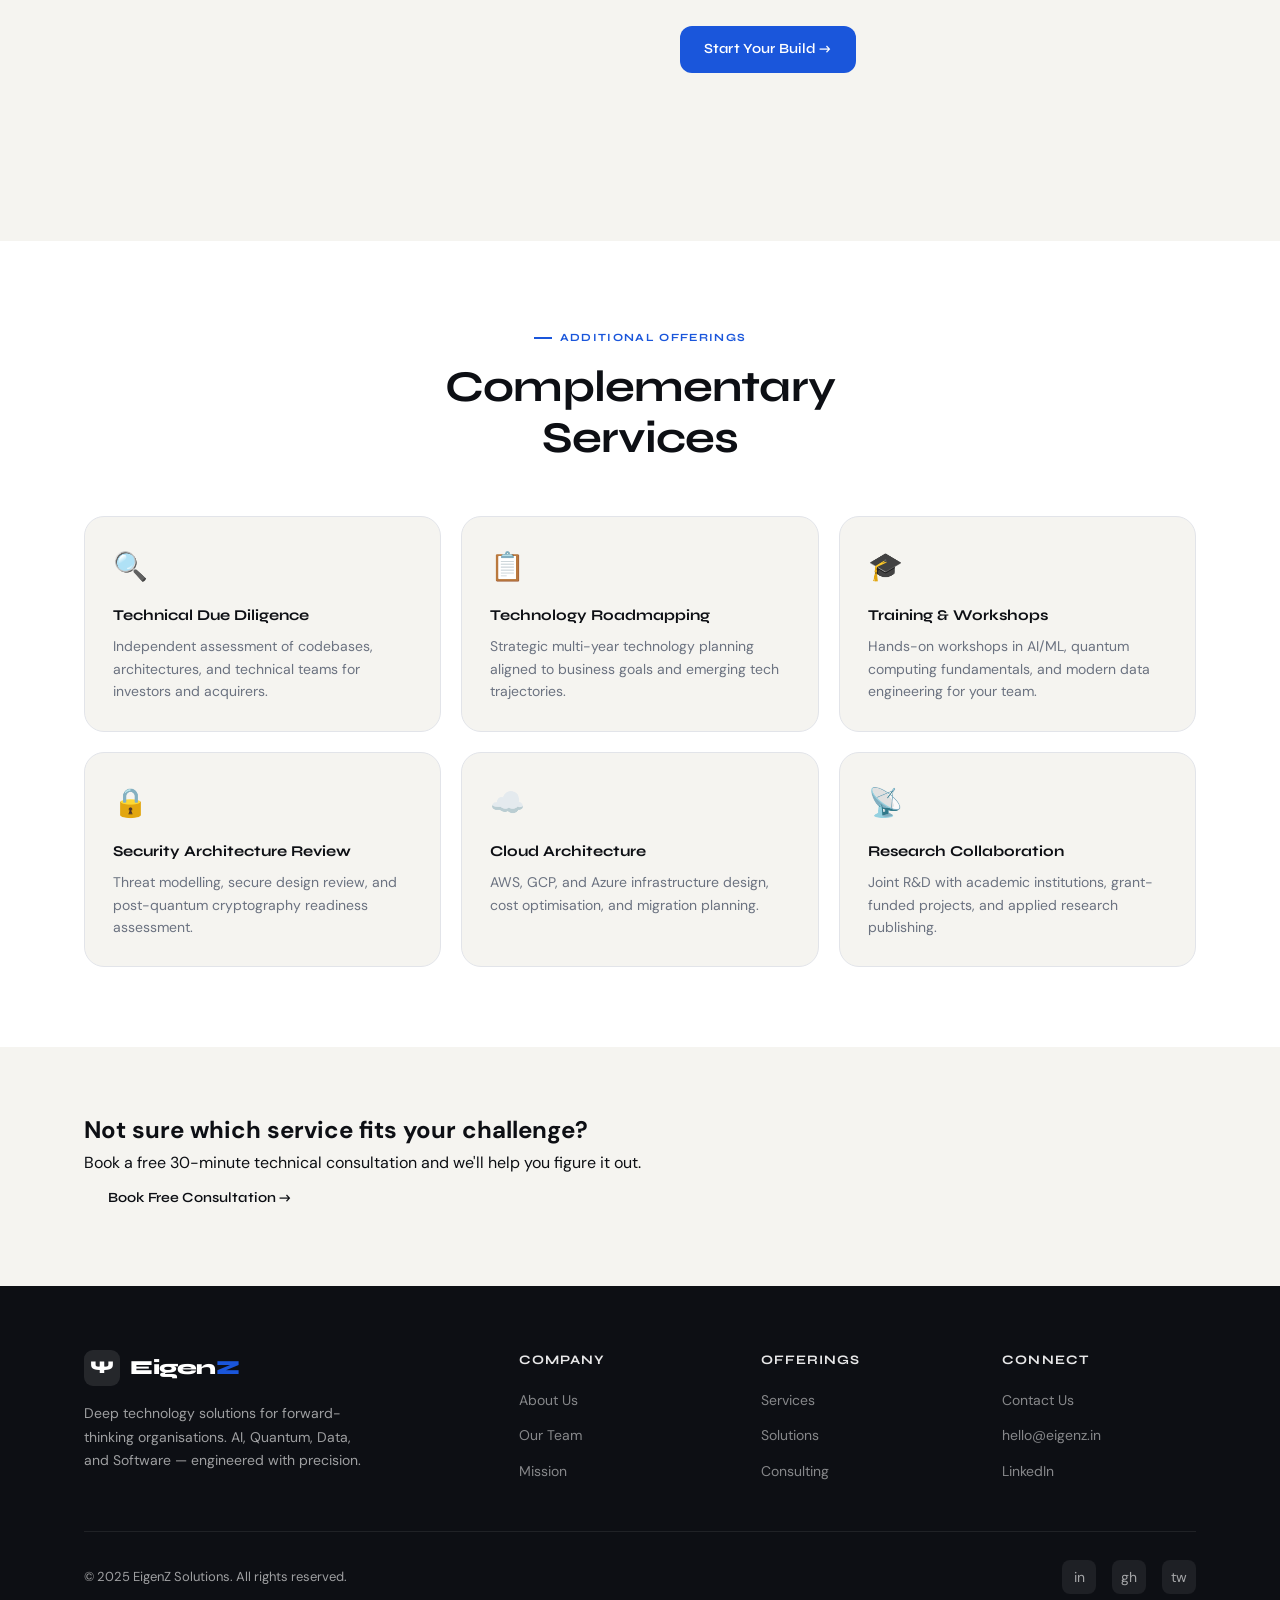
<file: services.html>
<!DOCTYPE html>
<html lang="en">
<head>
  <meta charset="UTF-8" />
  <meta name="viewport" content="width=device-width, initial-scale=1.0" />
  <title>Services — EigenZ Solutions</title>
  <meta name="description" content="Explore EigenZ Solutions' full suite of deep-tech services in AI, Quantum Computing, Data Engineering and Software development." />
  <link rel="stylesheet" href="style.css" />
  <style>
    /* ===== SERVICE BLOCKS ===== */
    .service-block {
      display: grid;
      grid-template-columns: 1fr 1fr;
      gap: 80px;
      align-items: center;
      padding: 72px 0;
      border-bottom: 1px solid var(--clr-border);
    }
    .service-block:last-child { border-bottom: none; }
    .service-block.reverse { direction: rtl; }
    .service-block.reverse > * { direction: ltr; }

    .service-badge {
      display: inline-flex;
      align-items: center;
      gap: 10px;
      margin-bottom: 20px;
    }
    .service-badge .s-icon {
      width: 52px; height: 52px;
      border-radius: var(--radius-md);
      background: var(--clr-accent-light);
      display: flex; align-items: center; justify-content: center;
      font-size: 24px;
    }
    .service-badge .s-label {
      font-family: var(--font-display);
      font-size: 0.75rem;
      font-weight: 700;
      letter-spacing: 0.1em;
      text-transform: uppercase;
      color: var(--clr-accent);
    }

    .service-block h2 {
      font-family: var(--font-display);
      font-size: clamp(1.75rem, 3vw, 2.25rem);
      font-weight: 800;
      color: var(--clr-dark);
      letter-spacing: -0.02em;
      margin-bottom: 16px;
      line-height: 1.15;
    }
    .service-block p {
      font-size: 0.9375rem;
      color: var(--clr-muted);
      line-height: 1.72;
      margin-bottom: 20px;
    }
    .capability-list {
      display: flex;
      flex-direction: column;
      gap: 10px;
      margin-bottom: 28px;
    }
    .capability-list li {
      display: flex;
      align-items: center;
      gap: 10px;
      font-size: 0.9rem;
      color: var(--clr-text);
    }
    .capability-list li::before {
      content: '';
      width: 6px; height: 6px;
      border-radius: 50%;
      background: var(--clr-accent);
      flex-shrink: 0;
    }

    .service-visual {
      background: var(--clr-dark);
      border-radius: var(--radius-xl);
      aspect-ratio: 4/3;
      display: flex;
      align-items: center;
      justify-content: center;
      position: relative;
      overflow: hidden;
    }
    .service-visual::before {
      content: '';
      position: absolute;
      inset: 0;
      background: radial-gradient(ellipse 60% 60% at 50% 50%, rgba(26,86,219,0.22) 0%, transparent 70%);
    }
    .service-visual .vis-inner {
      position: relative;
      z-index: 1;
      text-align: center;
      padding: 32px;
    }
    .service-visual .vis-inner .big-ico { font-size: 64px; margin-bottom: 16px; }
    .service-visual .vis-inner .vis-label {
      font-family: var(--font-display);
      font-size: 0.875rem;
      font-weight: 600;
      color: rgba(255,255,255,0.5);
      letter-spacing: 0.06em;
      text-transform: uppercase;
    }
    .service-visual .vis-chips {
      position: absolute;
      bottom: 24px; left: 50%; transform: translateX(-50%);
      display: flex; gap: 8px; flex-wrap: wrap; justify-content: center;
      z-index: 1;
    }
    .vis-chip {
      padding: 5px 12px;
      background: rgba(255,255,255,0.1);
      border: 1px solid rgba(255,255,255,0.15);
      border-radius: 999px;
      font-size: 0.72rem;
      font-family: var(--font-display);
      font-weight: 600;
      color: rgba(255,255,255,0.7);
    }

    /* ===== ADD-ONS ===== */
    .addon-section {
      background: var(--clr-surface);
      padding: 80px 0;
    }
    .addon-grid {
      display: grid;
      grid-template-columns: repeat(3, 1fr);
      gap: 20px;
    }
    .addon-card {
      padding: 28px;
      background: var(--clr-bg);
      border: 1px solid var(--clr-border);
      border-radius: var(--radius-lg);
      transition: all var(--transition);
    }
    .addon-card:hover {
      box-shadow: var(--shadow-md);
      border-color: var(--clr-accent);
      transform: translateY(-2px);
    }
    .addon-card .a-icon {
      font-size: 28px;
      margin-bottom: 14px;
    }
    .addon-card h4 {
      font-family: var(--font-display);
      font-size: 0.9375rem;
      font-weight: 700;
      color: var(--clr-dark);
      margin-bottom: 8px;
    }
    .addon-card p {
      font-size: 0.875rem;
      color: var(--clr-muted);
      line-height: 1.6;
    }

    @media (max-width: 840px) {
      .service-block, .service-block.reverse {
        grid-template-columns: 1fr;
        gap: 36px;
        direction: ltr;
      }
      .addon-grid { grid-template-columns: 1fr 1fr; }
    }
    @media (max-width: 540px) {
      .addon-grid { grid-template-columns: 1fr; }
    }
  </style>
</head>
<body>

  <nav class="navbar">
    <div class="container">
      <a href="index.html" class="nav-logo">
        <div class="logo-mark"></div>
        <span class="logo-text">Eigen<span>Z</span></span>
      </a>
      <ul class="nav-links">
        <li><a href="index.html">Home</a></li>
        <li><a href="about.html">About</a></li>
        <li><a href="services.html">Services</a></li>
        <li><a href="solutions.html">Solutions</a></li>
        <li><a href="contact.html">Contact</a></li>
      </ul>
      <div class="nav-cta">
        <a href="contact.html" class="btn btn-primary">Get in Touch</a>
      </div>
      <div class="hamburger"><span></span><span></span><span></span></div>
    </div>
  </nav>
  <nav class="mobile-nav">
    <a href="index.html">Home</a><a href="about.html">About</a><a href="services.html">Services</a><a href="solutions.html">Solutions</a><a href="contact.html">Contact</a>
    <a href="contact.html" class="btn btn-primary">Get in Touch →</a>
  </nav>

  <section class="page-hero">
    <div class="container">
      <div class="breadcrumb"><a href="index.html">Home</a><span class="sep">/</span><span>Services</span></div>
      <div class="label">What We Do</div>
      <h1 class="animate">Deep-tech expertise,<br>end-to-end delivery.</h1>
      <p class="animate delay-1">From initial architecture to production deployment, EigenZ provides complete service coverage across AI, Quantum Computing, Data Engineering, and custom Software development.</p>
    </div>
  </section>

  <!-- SERVICES -->
  <section class="section">
    <div class="container">

      <!-- AI / ML -->
      <div class="service-block">
        <div class="anim">
          <div class="service-badge">
            <div class="s-icon">🤖</div>
            <span class="s-label">AI / Machine Learning</span>
          </div>
          <h2>Intelligent Systems Engineering</h2>
          <p>We design, build, and deploy machine learning systems grounded in solid statistical theory and engineering rigour — from data pipelines to model serving at scale.</p>
          <ul class="capability-list">
            <li>Custom model development: NLP, CV, tabular, time-series</li>
            <li>LLM fine-tuning and Retrieval-Augmented Generation (RAG)</li>
            <li>MLOps pipeline setup — training, evaluation, retraining</li>
            <li>Model inference API design and deployment (Docker/K8s)</li>
            <li>AI system auditing and explainability reports</li>
          </ul>
          <a href="contact.html" class="btn btn-primary">Discuss Your AI Project →</a>
        </div>
        <div class="service-visual anim delay-1">
          <div class="vis-inner">
            <div class="big-ico">🧠</div>
            <div class="vis-label">AI & Machine Learning</div>
          </div>
          <div class="vis-chips">
            <span class="vis-chip">PyTorch</span>
            <span class="vis-chip">TensorFlow</span>
            <span class="vis-chip">Transformers</span>
            <span class="vis-chip">MLflow</span>
          </div>
        </div>
      </div>

      <!-- QUANTUM -->
      <div class="service-block reverse">
        <div class="anim">
          <div class="service-badge">
            <div class="s-icon">⚛️</div>
            <span class="s-label">Quantum Computing</span>
          </div>
          <h2>Quantum Algorithm Design & Consulting</h2>
          <p>Navigate the quantum landscape with confidence. We help enterprises understand, plan for, and prototype quantum computing solutions on real hardware and simulators.</p>
          <ul class="capability-list">
            <li>Quantum circuit design (gate-model and adiabatic)</li>
            <li>Variational algorithms: VQE, QAOA for optimisation</li>
            <li>Quantum machine learning (QML) prototyping</li>
            <li>Post-quantum cryptography readiness assessment</li>
            <li>Hybrid classical-quantum system architecture</li>
          </ul>
          <a href="contact.html" class="btn btn-primary">Explore Quantum Consulting →</a>
        </div>
        <div class="service-visual anim delay-1">
          <div class="vis-inner">
            <div class="big-ico">⚛️</div>
            <div class="vis-label">Quantum Computing</div>
          </div>
          <div class="vis-chips">
            <span class="vis-chip">Qiskit</span>
            <span class="vis-chip">Cirq</span>
            <span class="vis-chip">PennyLane</span>
            <span class="vis-chip">IBM Quantum</span>
          </div>
        </div>
      </div>

      <!-- DATA ENGINEERING -->
      <div class="service-block">
        <div class="anim">
          <div class="service-badge">
            <div class="s-icon">📊</div>
            <span class="s-label">Data Engineering</span>
          </div>
          <h2>Data Platforms & Analytics at Scale</h2>
          <p>Turn raw data into a strategic asset. We architect and build the full data stack — ingestion, transformation, storage, and visualisation — designed to scale with your growth.</p>
          <ul class="capability-list">
            <li>Data lake and warehouse design (Snowflake, BigQuery, Redshift)</li>
            <li>Streaming pipelines: Kafka, Flink, Spark Structured Streaming</li>
            <li>ELT/ETL orchestration with dbt, Airflow, Prefect</li>
            <li>BI dashboards and self-serve analytics (Metabase, Superset)</li>
            <li>Data quality monitoring and observability frameworks</li>
          </ul>
          <a href="contact.html" class="btn btn-primary">Build Your Data Platform →</a>
        </div>
        <div class="service-visual anim delay-1">
          <div class="vis-inner">
            <div class="big-ico">📈</div>
            <div class="vis-label">Data Engineering</div>
          </div>
          <div class="vis-chips">
            <span class="vis-chip">Spark</span>
            <span class="vis-chip">Kafka</span>
            <span class="vis-chip">dbt</span>
            <span class="vis-chip">Airflow</span>
          </div>
        </div>
      </div>

      <!-- SOFTWARE -->
      <div class="service-block reverse">
        <div class="anim">
          <div class="service-badge">
            <div class="s-icon">💻</div>
            <span class="s-label">Software Solutions</span>
          </div>
          <h2>Custom Software Engineering</h2>
          <p>From backend APIs to full-stack applications and embedded systems — we engineer software that is performant, reliable, and built to outlast the projects that birthed it.</p>
          <ul class="capability-list">
            <li>Backend API development: Python, Go, Node.js, Rust</li>
            <li>Microservices and distributed system architecture</li>
            <li>Full-stack web applications (React, Next.js)</li>
            <li>Embedded and real-time systems software</li>
            <li>Legacy system modernisation and cloud migration</li>
            <li>Custom software solutions (e.g., inventory management systems, CRM platforms, ERP systems, fintech dashboards, healthcare management software)</li>
          </ul>
          <a href="contact.html" class="btn btn-primary">Start Your Build →</a>
        </div>
        <div class="service-visual anim delay-1">
          <div class="vis-inner">
            <div class="big-ico">⚙️</div>
            <div class="vis-label">Software Engineering</div>
          </div>
          <div class="vis-chips">
            <span class="vis-chip">Python</span>
            <span class="vis-chip">Go</span>
            <span class="vis-chip">React</span>
            <span class="vis-chip">Kubernetes</span>
          </div>
        </div>
      </div>

    </div>
  </section>

  <!-- ADD-ONS -->
  <section class="addon-section">
    <div class="container">
      <div style="text-align: center; max-width: 520px; margin: 0 auto 52px;">
        <div class="label" style="justify-content: center;">Additional Offerings</div>
        <h2 class="section-title anim">Complementary Services</h2>
      </div>
      <div class="addon-grid">
        <div class="addon-card anim"><div class="a-icon">🔍</div><h4>Technical Due Diligence</h4><p>Independent assessment of codebases, architectures, and technical teams for investors and acquirers.</p></div>
        <div class="addon-card anim delay-1"><div class="a-icon">📋</div><h4>Technology Roadmapping</h4><p>Strategic multi-year technology planning aligned to business goals and emerging tech trajectories.</p></div>
        <div class="addon-card anim delay-2"><div class="a-icon">🎓</div><h4>Training & Workshops</h4><p>Hands-on workshops in AI/ML, quantum computing fundamentals, and modern data engineering for your team.</p></div>
        <div class="addon-card anim delay-3"><div class="a-icon">🔒</div><h4>Security Architecture Review</h4><p>Threat modelling, secure design review, and post-quantum cryptography readiness assessment.</p></div>
        <div class="addon-card anim delay-4"><div class="a-icon">☁️</div><h4>Cloud Architecture</h4><p>AWS, GCP, and Azure infrastructure design, cost optimisation, and migration planning.</p></div>
        <div class="addon-card anim delay-5"><div class="a-icon">📡</div><h4>Research Collaboration</h4><p>Joint R&D with academic institutions, grant-funded projects, and applied research publishing.</p></div>
      </div>
    </div>
  </section>

  <!-- CTA -->
  <section class="section-sm">
    <div class="container">
      <div class="cta-banner anim">
        <div>
          <h2>Not sure which service fits your challenge?</h2>
          <p>Book a free 30-minute technical consultation and we'll help you figure it out.</p>
        </div>
        <div class="cta-banner-actions">
          <a href="contact.html" class="btn btn-white">Book Free Consultation →</a>
        </div>
      </div>
    </div>
  </section>

  <footer class="footer">
    <div class="container">
      <div class="footer-grid">
        <div class="footer-brand">
          <a href="index.html" class="nav-logo"><div class="logo-mark"></div><span class="logo-text">Eigen<span>Z</span></span></a>
          <p>Deep technology solutions for forward-thinking organisations. AI, Quantum, Data, and Software — engineered with precision.</p>
        </div>
        <div class="footer-col"><h4>Company</h4><ul><li><a href="about.html">About Us</a></li><li><a href="about.html#team">Our Team</a></li><li><a href="about.html#mission">Mission</a></li></ul></div>
        <div class="footer-col"><h4>Offerings</h4><ul><li><a href="services.html">Services</a></li><li><a href="solutions.html">Solutions</a></li><li><a href="contact.html">Consulting</a></li></ul></div>
        <div class="footer-col"><h4>Connect</h4><ul><li><a href="contact.html">Contact Us</a></li><li><a href="mailto:hello@eigenz.in">hello@eigenz.in</a></li><li><a href="#">LinkedIn</a></li></ul></div>
      </div>
      <div class="footer-bottom">
        <span>© 2025 EigenZ Solutions. All rights reserved.</span>
        <div class="socials"><a href="#">in</a><a href="#">gh</a><a href="#">tw</a></div>
      </div>
    </div>
  </footer>

  <script src="main.js"></script>
</body>
</html>
</file>
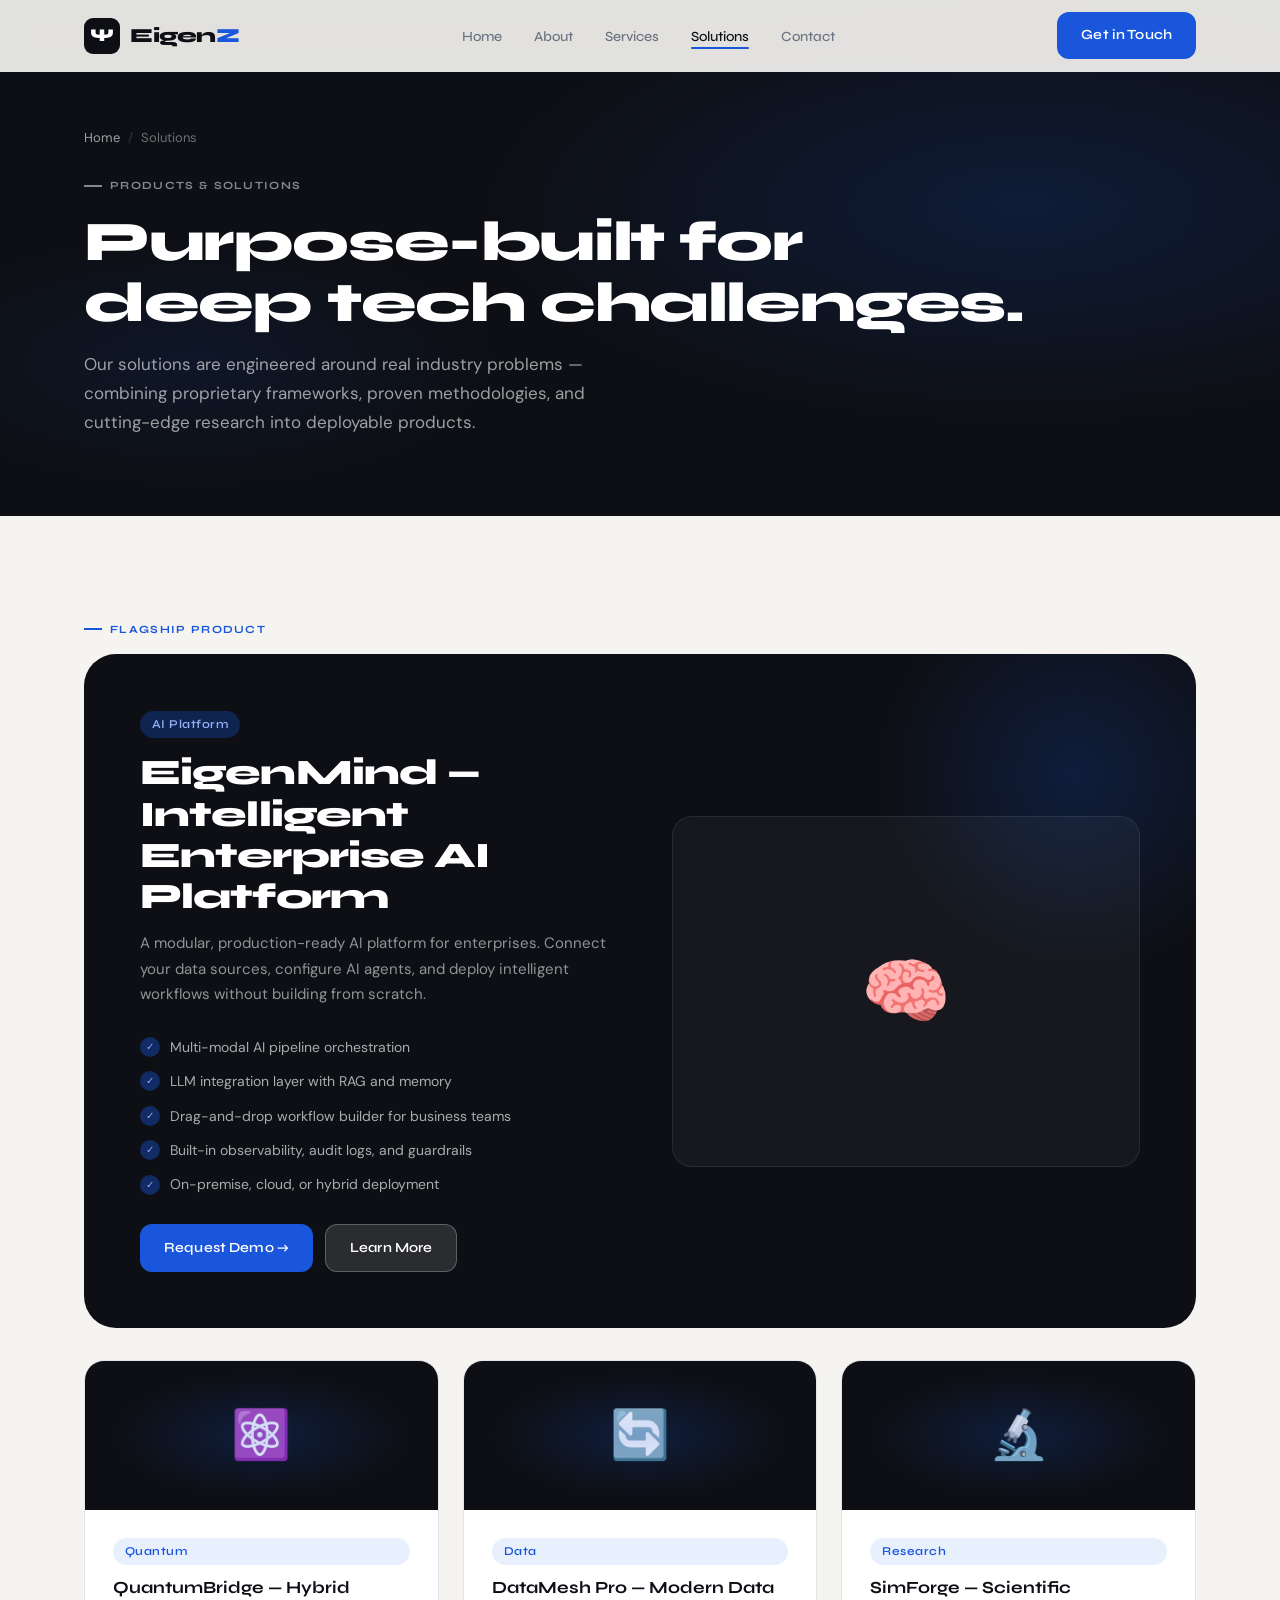
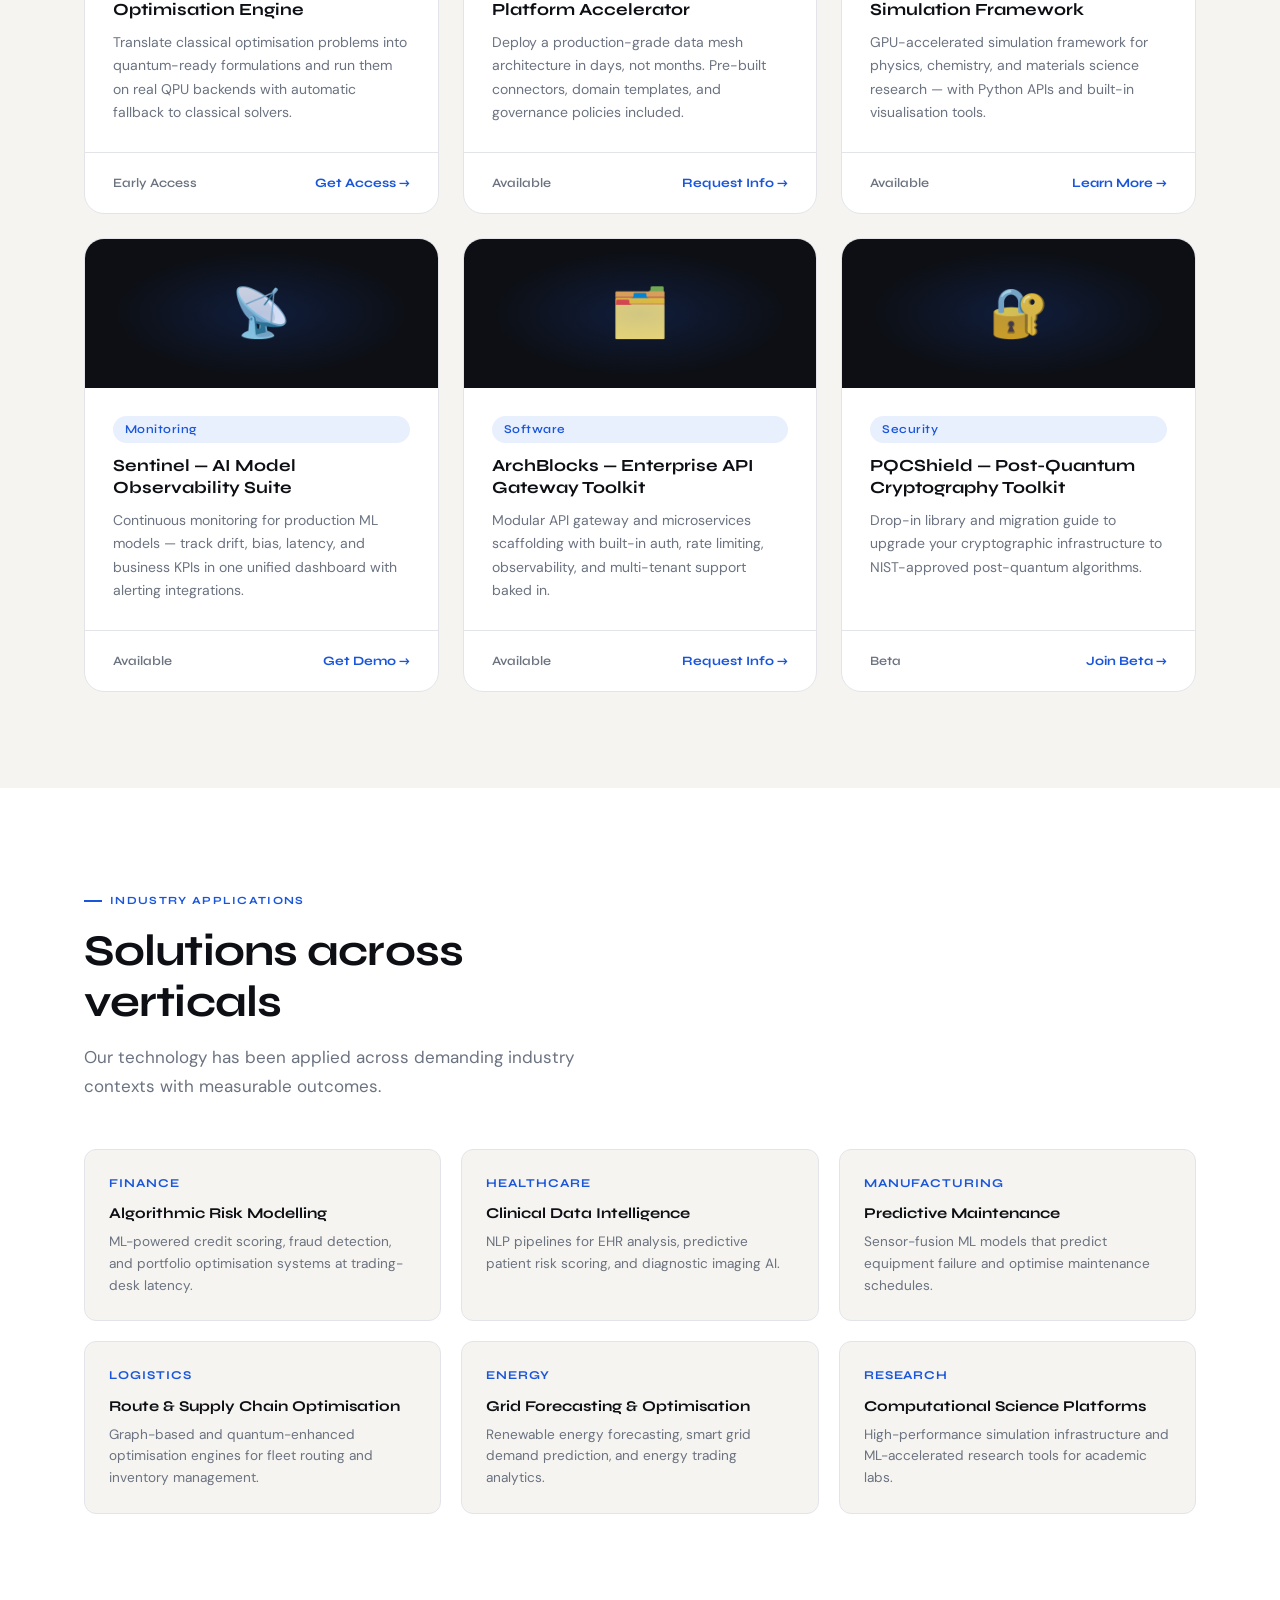
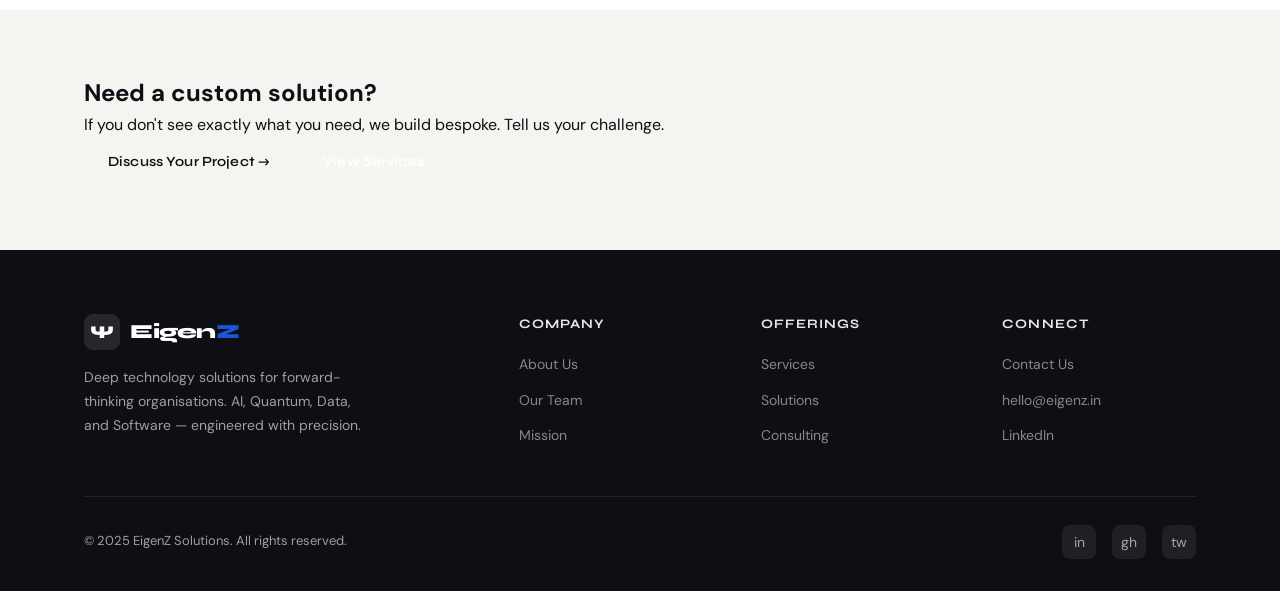
<file: solutions.html>
<!DOCTYPE html>
<html lang="en">
<head>
  <meta charset="UTF-8" />
  <meta name="viewport" content="width=device-width, initial-scale=1.0" />
  <title>Solutions — EigenZ Solutions</title>
  <meta name="description" content="Explore EigenZ's suite of pre-built and customisable deep-tech products and solutions." />
  <link rel="stylesheet" href="style.css" />
  <style>
    /* ===== SOLUTION HERO CARDS ===== */
    .featured-solution {
      background: var(--clr-dark);
      border-radius: var(--radius-xl);
      padding: 56px;
      display: grid;
      grid-template-columns: 1fr 1fr;
      gap: 64px;
      align-items: center;
      margin-bottom: 32px;
      position: relative;
      overflow: hidden;
    }
    .featured-solution::before {
      content: '';
      position: absolute;
      right: -80px; top: -80px;
      width: 400px; height: 400px;
      border-radius: 50%;
      background: radial-gradient(circle, rgba(26,86,219,0.2) 0%, transparent 70%);
    }
    .featured-solution .tag { background: rgba(26,86,219,0.3); color: #93aff7; }
    .featured-solution h2 {
      font-family: var(--font-display);
      font-size: clamp(1.75rem, 2.8vw, 2.25rem);
      font-weight: 800;
      color: white;
      letter-spacing: -0.025em;
      line-height: 1.15;
      margin: 14px 0;
    }
    .featured-solution p {
      color: rgba(255,255,255,0.55);
      font-size: 0.9375rem;
      line-height: 1.7;
      margin-bottom: 28px;
    }
    .featured-solution .sol-features {
      display: flex;
      flex-direction: column;
      gap: 12px;
    }
    .featured-solution .sol-features li {
      display: flex;
      align-items: center;
      gap: 10px;
      font-size: 0.875rem;
      color: rgba(255,255,255,0.65);
    }
    .featured-solution .sol-features li::before {
      content: '✓';
      width: 20px; height: 20px;
      background: rgba(26,86,219,0.4);
      border-radius: 50%;
      display: flex; align-items: center; justify-content: center;
      font-size: 10px;
      color: #93aff7;
      flex-shrink: 0;
    }
    .sol-visual {
      background: rgba(255,255,255,0.04);
      border: 1px solid rgba(255,255,255,0.08);
      border-radius: var(--radius-lg);
      aspect-ratio: 4/3;
      display: flex;
      align-items: center;
      justify-content: center;
      font-size: 72px;
      position: relative;
    }

    /* ===== SOLUTION CARDS GRID ===== */
    .sol-card {
      background: var(--clr-surface);
      border: 1px solid var(--clr-border);
      border-radius: var(--radius-lg);
      overflow: hidden;
      transition: all var(--transition);
      display: flex;
      flex-direction: column;
    }
    .sol-card:hover {
      box-shadow: var(--shadow-lg);
      transform: translateY(-4px);
      border-color: transparent;
    }
    .sol-card-top {
      background: var(--clr-dark);
      padding: 36px;
      display: flex;
      align-items: center;
      justify-content: center;
      font-size: 48px;
      position: relative;
      min-height: 140px;
    }
    .sol-card-top::after {
      content: '';
      position: absolute;
      inset: 0;
      background: radial-gradient(ellipse 60% 60% at 50% 50%, rgba(26,86,219,0.2) 0%, transparent 70%);
    }
    .sol-card-body {
      padding: 28px;
      flex: 1;
      display: flex;
      flex-direction: column;
    }
    .sol-card-body .tag { margin-bottom: 12px; }
    .sol-card-body h3 {
      font-family: var(--font-display);
      font-size: 1.0625rem;
      font-weight: 700;
      color: var(--clr-dark);
      margin-bottom: 10px;
      line-height: 1.3;
    }
    .sol-card-body p {
      font-size: 0.875rem;
      color: var(--clr-muted);
      line-height: 1.65;
      flex: 1;
    }
    .sol-card-footer {
      padding: 20px 28px;
      border-top: 1px solid var(--clr-border);
      display: flex;
      align-items: center;
      justify-content: space-between;
    }
    .sol-card-footer .avail {
      font-size: 0.8rem;
      font-family: var(--font-display);
      font-weight: 600;
      color: var(--clr-muted);
    }
    .sol-card-footer a {
      font-family: var(--font-display);
      font-size: 0.8rem;
      font-weight: 700;
      color: var(--clr-accent);
      transition: gap var(--transition);
      display: flex;
      align-items: center;
      gap: 4px;
    }
    .sol-card-footer a:hover { gap: 8px; }

    /* ===== INDUSTRY TABS ===== */
    .industry-section { background: var(--clr-surface); }
    .industry-tabs {
      display: flex;
      gap: 8px;
      flex-wrap: wrap;
      margin-bottom: 40px;
    }
    .ind-tab {
      padding: 9px 20px;
      border-radius: var(--radius-md);
      border: 1.5px solid var(--clr-border);
      font-family: var(--font-display);
      font-size: 0.8125rem;
      font-weight: 600;
      color: var(--clr-muted);
      cursor: pointer;
      transition: all var(--transition);
      background: var(--clr-bg);
    }
    .ind-tab.active, .ind-tab:hover {
      background: var(--clr-accent-light);
      border-color: var(--clr-accent);
      color: var(--clr-accent);
    }
    .industry-items {
      display: grid;
      grid-template-columns: repeat(3, 1fr);
      gap: 20px;
    }
    .ind-item {
      padding: 24px;
      border: 1px solid var(--clr-border);
      border-radius: var(--radius-md);
      background: var(--clr-bg);
    }
    .ind-item .ind-sector {
      font-size: 0.75rem;
      font-family: var(--font-display);
      font-weight: 700;
      letter-spacing: 0.08em;
      text-transform: uppercase;
      color: var(--clr-accent);
      margin-bottom: 8px;
    }
    .ind-item h4 {
      font-family: var(--font-display);
      font-size: 0.9375rem;
      font-weight: 700;
      color: var(--clr-dark);
      margin-bottom: 6px;
    }
    .ind-item p { font-size: 0.85rem; color: var(--clr-muted); line-height: 1.6; }

    @media (max-width: 840px) {
      .featured-solution { grid-template-columns: 1fr; gap: 32px; padding: 36px; }
      .industry-items { grid-template-columns: 1fr 1fr; }
    }
    @media (max-width: 540px) {
      .industry-items { grid-template-columns: 1fr; }
    }
  </style>
</head>
<body>

  <nav class="navbar">
    <div class="container">
      <a href="index.html" class="nav-logo"><div class="logo-mark"></div><span class="logo-text">Eigen<span>Z</span></span></a>
      <ul class="nav-links">
        <li><a href="index.html">Home</a></li>
        <li><a href="about.html">About</a></li>
        <li><a href="services.html">Services</a></li>
        <li><a href="solutions.html">Solutions</a></li>
        <li><a href="contact.html">Contact</a></li>
      </ul>
      <div class="nav-cta"><a href="contact.html" class="btn btn-primary">Get in Touch</a></div>
      <div class="hamburger"><span></span><span></span><span></span></div>
    </div>
  </nav>
  <nav class="mobile-nav">
    <a href="index.html">Home</a><a href="about.html">About</a><a href="services.html">Services</a><a href="solutions.html">Solutions</a><a href="contact.html">Contact</a>
    <a href="contact.html" class="btn btn-primary">Get in Touch →</a>
  </nav>

  <section class="page-hero">
    <div class="container">
      <div class="breadcrumb"><a href="index.html">Home</a><span class="sep">/</span><span>Solutions</span></div>
      <div class="label">Products & Solutions</div>
      <h1 class="animate">Purpose-built for<br>deep tech challenges.</h1>
      <p class="animate delay-1">Our solutions are engineered around real industry problems — combining proprietary frameworks, proven methodologies, and cutting-edge research into deployable products.</p>
    </div>
  </section>

  <!-- FEATURED SOLUTION -->
  <section class="section">
    <div class="container">
      <div class="label anim">Flagship Product</div>
      <div class="featured-solution anim delay-1">
        <div style="position: relative; z-index: 1;">
          <span class="tag">AI Platform</span>
          <h2>EigenMind — Intelligent Enterprise AI Platform</h2>
          <p>A modular, production-ready AI platform for enterprises. Connect your data sources, configure AI agents, and deploy intelligent workflows without building from scratch.</p>
          <ul class="sol-features">
            <li>Multi-modal AI pipeline orchestration</li>
            <li>LLM integration layer with RAG and memory</li>
            <li>Drag-and-drop workflow builder for business teams</li>
            <li>Built-in observability, audit logs, and guardrails</li>
            <li>On-premise, cloud, or hybrid deployment</li>
          </ul>
          <div style="margin-top: 28px; display: flex; gap: 12px;">
            <a href="contact.html" class="btn btn-primary">Request Demo →</a>
            <a href="contact.html" class="btn btn-ghost-white">Learn More</a>
          </div>
        </div>
        <div class="sol-visual" style="position: relative; z-index: 1;">🧠</div>
      </div>

      <!-- SOLUTION CARDS -->
      <div class="grid-3" style="margin-top: 0;">
        <div class="sol-card anim">
          <div class="sol-card-top">⚛️</div>
          <div class="sol-card-body">
            <span class="tag">Quantum</span>
            <h3>QuantumBridge — Hybrid Optimisation Engine</h3>
            <p>Translate classical optimisation problems into quantum-ready formulations and run them on real QPU backends with automatic fallback to classical solvers.</p>
          </div>
          <div class="sol-card-footer">
            <span class="avail">Early Access</span>
            <a href="contact.html">Get Access →</a>
          </div>
        </div>
        <div class="sol-card anim delay-1">
          <div class="sol-card-top">🔄</div>
          <div class="sol-card-body">
            <span class="tag">Data</span>
            <h3>DataMesh Pro — Modern Data Platform Accelerator</h3>
            <p>Deploy a production-grade data mesh architecture in days, not months. Pre-built connectors, domain templates, and governance policies included.</p>
          </div>
          <div class="sol-card-footer">
            <span class="avail">Available</span>
            <a href="contact.html">Request Info →</a>
          </div>
        </div>
        <div class="sol-card anim delay-2">
          <div class="sol-card-top">🔬</div>
          <div class="sol-card-body">
            <span class="tag">Research</span>
            <h3>SimForge — Scientific Simulation Framework</h3>
            <p>GPU-accelerated simulation framework for physics, chemistry, and materials science research — with Python APIs and built-in visualisation tools.</p>
          </div>
          <div class="sol-card-footer">
            <span class="avail">Available</span>
            <a href="contact.html">Learn More →</a>
          </div>
        </div>
        <div class="sol-card anim delay-3">
          <div class="sol-card-top">📡</div>
          <div class="sol-card-body">
            <span class="tag">Monitoring</span>
            <h3>Sentinel — AI Model Observability Suite</h3>
            <p>Continuous monitoring for production ML models — track drift, bias, latency, and business KPIs in one unified dashboard with alerting integrations.</p>
          </div>
          <div class="sol-card-footer">
            <span class="avail">Available</span>
            <a href="contact.html">Get Demo →</a>
          </div>
        </div>
        <div class="sol-card anim delay-4">
          <div class="sol-card-top">🗂️</div>
          <div class="sol-card-body">
            <span class="tag">Software</span>
            <h3>ArchBlocks — Enterprise API Gateway Toolkit</h3>
            <p>Modular API gateway and microservices scaffolding with built-in auth, rate limiting, observability, and multi-tenant support baked in.</p>
          </div>
          <div class="sol-card-footer">
            <span class="avail">Available</span>
            <a href="contact.html">Request Info →</a>
          </div>
        </div>
        <div class="sol-card anim delay-5">
          <div class="sol-card-top">🔐</div>
          <div class="sol-card-body">
            <span class="tag">Security</span>
            <h3>PQCShield — Post-Quantum Cryptography Toolkit</h3>
            <p>Drop-in library and migration guide to upgrade your cryptographic infrastructure to NIST-approved post-quantum algorithms.</p>
          </div>
          <div class="sol-card-footer">
            <span class="avail">Beta</span>
            <a href="contact.html">Join Beta →</a>
          </div>
        </div>
      </div>
    </div>
  </section>

  <!-- INDUSTRIES -->
  <section class="section industry-section">
    <div class="container">
      <div style="max-width: 540px; margin-bottom: 48px;">
        <div class="label anim">Industry Applications</div>
        <h2 class="section-title anim delay-1">Solutions across verticals</h2>
        <p class="section-sub anim delay-2">Our technology has been applied across demanding industry contexts with measurable outcomes.</p>
      </div>
      <div class="industry-items">
        <div class="ind-item anim">
          <div class="ind-sector">Finance</div>
          <h4>Algorithmic Risk Modelling</h4>
          <p>ML-powered credit scoring, fraud detection, and portfolio optimisation systems at trading-desk latency.</p>
        </div>
        <div class="ind-item anim delay-1">
          <div class="ind-sector">Healthcare</div>
          <h4>Clinical Data Intelligence</h4>
          <p>NLP pipelines for EHR analysis, predictive patient risk scoring, and diagnostic imaging AI.</p>
        </div>
        <div class="ind-item anim delay-2">
          <div class="ind-sector">Manufacturing</div>
          <h4>Predictive Maintenance</h4>
          <p>Sensor-fusion ML models that predict equipment failure and optimise maintenance schedules.</p>
        </div>
        <div class="ind-item anim delay-3">
          <div class="ind-sector">Logistics</div>
          <h4>Route & Supply Chain Optimisation</h4>
          <p>Graph-based and quantum-enhanced optimisation engines for fleet routing and inventory management.</p>
        </div>
        <div class="ind-item anim delay-4">
          <div class="ind-sector">Energy</div>
          <h4>Grid Forecasting & Optimisation</h4>
          <p>Renewable energy forecasting, smart grid demand prediction, and energy trading analytics.</p>
        </div>
        <div class="ind-item anim delay-5">
          <div class="ind-sector">Research</div>
          <h4>Computational Science Platforms</h4>
          <p>High-performance simulation infrastructure and ML-accelerated research tools for academic labs.</p>
        </div>
      </div>
    </div>
  </section>

  <!-- CTA -->
  <section class="section-sm">
    <div class="container">
      <div class="cta-banner anim">
        <div>
          <h2>Need a custom solution?</h2>
          <p>If you don't see exactly what you need, we build bespoke. Tell us your challenge.</p>
        </div>
        <div class="cta-banner-actions">
          <a href="contact.html" class="btn btn-white">Discuss Your Project →</a>
          <a href="services.html" class="btn btn-ghost-white">View Services</a>
        </div>
      </div>
    </div>
  </section>

  <footer class="footer">
    <div class="container">
      <div class="footer-grid">
        <div class="footer-brand"><a href="index.html" class="nav-logo"><div class="logo-mark"></div><span class="logo-text">Eigen<span>Z</span></span></a><p>Deep technology solutions for forward-thinking organisations. AI, Quantum, Data, and Software — engineered with precision.</p></div>
        <div class="footer-col"><h4>Company</h4><ul><li><a href="about.html">About Us</a></li><li><a href="about.html#team">Our Team</a></li><li><a href="about.html#mission">Mission</a></li></ul></div>
        <div class="footer-col"><h4>Offerings</h4><ul><li><a href="services.html">Services</a></li><li><a href="solutions.html">Solutions</a></li><li><a href="contact.html">Consulting</a></li></ul></div>
        <div class="footer-col"><h4>Connect</h4><ul><li><a href="contact.html">Contact Us</a></li><li><a href="mailto:hello@eigenz.in">hello@eigenz.in</a></li><li><a href="#">LinkedIn</a></li></ul></div>
      </div>
      <div class="footer-bottom"><span>© 2025 EigenZ Solutions. All rights reserved.</span><div class="socials"><a href="#">in</a><a href="#">gh</a><a href="#">tw</a></div></div>
    </div>
  </footer>

  <script src="main.js"></script>
</body>
</html>
</file>
<file: style.css>
/* =============================================
   EigenZ Solutions — Global Stylesheet
   ============================================= */

@import url('https://fonts.googleapis.com/css2?family=Syne:wght@400;500;600;700;800&family=DM+Sans:ital,opsz,wght@0,9..40,300;0,9..40,400;0,9..40,500;1,9..40,300&display=swap');

:root {
  --clr-bg: #f5f4f0;
  --clr-surface: #ffffff;
  --clr-dark: #0d0f14;
  --clr-dark-2: #1a1d26;
  --clr-accent: #1a56db;
  --clr-accent-2: #0e3fa8;
  --clr-accent-light: #e8effd;
  --clr-text: #0d0f14;
  --clr-muted: #6b7280;
  --clr-border: #e2e4e9;
  --clr-white: #ffffff;

  --font-display: 'Syne', sans-serif;
  --font-body: 'DM Sans', sans-serif;

  --radius-sm: 6px;
  --radius-md: 12px;
  --radius-lg: 20px;
  --radius-xl: 32px;

  --shadow-sm: 0 1px 3px rgba(13,15,20,0.07), 0 1px 2px rgba(13,15,20,0.05);
  --shadow-md: 0 4px 16px rgba(13,15,20,0.08), 0 2px 6px rgba(13,15,20,0.05);
  --shadow-lg: 0 12px 40px rgba(13,15,20,0.12), 0 4px 12px rgba(13,15,20,0.06);

  --nav-h: 72px;
  --max-w: 1160px;
  --transition: 0.22s cubic-bezier(0.4, 0, 0.2, 1);
}

*, *::before, *::after { box-sizing: border-box; margin: 0; padding: 0; }

html { scroll-behavior: smooth; font-size: 16px; }

body {
  font-family: var(--font-body);
  background: var(--clr-bg);
  color: var(--clr-text);
  line-height: 1.6;
  -webkit-font-smoothing: antialiased;
}

img { display: block; max-width: 100%; }
a { text-decoration: none; color: inherit; }
ul { list-style: none; }

/* ===================== UTILITIES ===================== */
.container { max-width: var(--max-w); margin: 0 auto; padding: 0 24px; }
.section { padding: 96px 0; }
.section-sm { padding: 64px 0; }

.label {
  display: inline-flex;
  align-items: center;
  gap: 8px;
  font-family: var(--font-display);
  font-size: 11px;
  font-weight: 700;
  letter-spacing: 0.12em;
  text-transform: uppercase;
  color: var(--clr-accent);
  margin-bottom: 16px;
}
.label::before {
  content: '';
  display: inline-block;
  width: 18px;
  height: 2px;
  background: var(--clr-accent);
}

.section-title {
  font-family: var(--font-display);
  font-size: clamp(2rem, 3.5vw, 2.75rem);
  font-weight: 700;
  line-height: 1.15;
  color: var(--clr-dark);
  letter-spacing: -0.02em;
}

.section-sub {
  font-size: 1.0625rem;
  color: var(--clr-muted);
  max-width: 560px;
  margin-top: 16px;
  line-height: 1.7;
}

.btn {
  display: inline-flex;
  align-items: center;
  gap: 8px;
  font-family: var(--font-display);
  font-size: 0.875rem;
  font-weight: 600;
  letter-spacing: 0.01em;
  padding: 12px 24px;
  border-radius: var(--radius-md);
  border: none;
  cursor: pointer;
  transition: all var(--transition);
  white-space: nowrap;
}
.btn-primary {
  background: var(--clr-accent);
  color: var(--clr-white);
}
.btn-primary:hover {
  background: var(--clr-accent-2);
  transform: translateY(-1px);
  box-shadow: 0 6px 20px rgba(26,86,219,0.30);
}
.btn-outline {
  background: transparent;
  color: var(--clr-dark);
  border: 1.5px solid var(--clr-border);
}
.btn-outline:hover {
  border-color: var(--clr-accent);
  color: var(--clr-accent);
  background: var(--clr-accent-light);
}
.btn-ghost-white {
  background: rgba(255,255,255,0.12);
  color: var(--clr-white);
  border: 1.5px solid rgba(255,255,255,0.25);
}
.btn-ghost-white:hover {
  background: rgba(255,255,255,0.22);
}

/* ===================== NAVBAR ===================== */
.navbar {
  position: fixed;
  top: 0; left: 0; right: 0;
  height: var(--nav-h);
  background: rgba(245,244,240,0.92);
  backdrop-filter: blur(14px);
  -webkit-backdrop-filter: blur(14px);
  border-bottom: 1px solid var(--clr-border);
  z-index: 1000;
  transition: box-shadow var(--transition);
}
.navbar.scrolled { box-shadow: var(--shadow-md); }
.navbar .container {
  height: 100%;
  display: flex;
  align-items: center;
  justify-content: space-between;
}
.nav-logo {
  display: flex;
  align-items: center;
  gap: 10px;
}
.nav-logo .logo-mark {
  width: 36px; height: 36px;
  background: var(--clr-dark);
  border-radius: 9px;
  display: flex;
  align-items: center;
  justify-content: center;
  position: relative;
  overflow: hidden;
}
.nav-logo .logo-mark::after {
  content: 'Ψ';
  color: #fff;
  font-family: var(--font-display);
  font-size: 18px;
  font-weight: 800;
}
.nav-logo .logo-text {
  font-family: var(--font-display);
  font-size: 1.25rem;
  font-weight: 800;
  letter-spacing: -0.02em;
  color: var(--clr-dark);
}
.nav-logo .logo-text span { color: var(--clr-accent); }

.nav-links {
  display: flex;
  align-items: center;
  gap: 32px;
}
.nav-links a {
  font-family: var(--font-display);
  font-size: 0.875rem;
  font-weight: 500;
  color: var(--clr-muted);
  transition: color var(--transition);
  position: relative;
}
.nav-links a::after {
  content: '';
  position: absolute;
  bottom: -4px; left: 0;
  width: 0; height: 2px;
  background: var(--clr-accent);
  border-radius: 2px;
  transition: width var(--transition);
}
.nav-links a:hover, .nav-links a.active { color: var(--clr-dark); }
.nav-links a:hover::after, .nav-links a.active::after { width: 100%; }

.nav-cta { display: flex; align-items: center; gap: 12px; }

.hamburger {
  display: none;
  flex-direction: column;
  gap: 5px;
  cursor: pointer;
  padding: 4px;
}
.hamburger span {
  display: block;
  width: 22px; height: 2px;
  background: var(--clr-dark);
  border-radius: 2px;
  transition: all var(--transition);
}

/* Mobile Nav */
.mobile-nav {
  display: none;
  position: fixed;
  top: var(--nav-h);
  left: 0; right: 0;
  background: var(--clr-surface);
  border-bottom: 1px solid var(--clr-border);
  padding: 20px 24px;
  z-index: 999;
  flex-direction: column;
  gap: 4px;
  box-shadow: var(--shadow-lg);
}
.mobile-nav.open { display: flex; }
.mobile-nav a {
  font-family: var(--font-display);
  font-size: 1rem;
  font-weight: 500;
  color: var(--clr-text);
  padding: 12px 0;
  border-bottom: 1px solid var(--clr-border);
  transition: color var(--transition);
}
.mobile-nav a:hover { color: var(--clr-accent); }
.mobile-nav .btn { margin-top: 12px; justify-content: center; }

/* ===================== PAGE HERO ===================== */
.page-hero {
  background: var(--clr-dark);
  padding: 128px 0 80px;
  position: relative;
  overflow: hidden;
}
.page-hero::before {
  content: '';
  position: absolute;
  inset: 0;
  background:
    radial-gradient(ellipse 60% 60% at 80% 40%, rgba(26,86,219,0.18) 0%, transparent 70%),
    radial-gradient(ellipse 40% 40% at 15% 70%, rgba(26,86,219,0.10) 0%, transparent 60%);
}
.page-hero .container { position: relative; z-index: 1; }
.page-hero .label { color: rgba(255,255,255,0.5); }
.page-hero .label::before { background: rgba(255,255,255,0.5); }
.page-hero h1 {
  font-family: var(--font-display);
  font-size: clamp(2.2rem, 4.5vw, 3.5rem);
  font-weight: 800;
  color: var(--clr-white);
  letter-spacing: -0.025em;
  line-height: 1.1;
}
.page-hero p {
  font-size: 1.0625rem;
  color: rgba(255,255,255,0.6);
  max-width: 560px;
  margin-top: 16px;
  line-height: 1.7;
}
.breadcrumb {
  display: flex;
  align-items: center;
  gap: 8px;
  margin-bottom: 20px;
  font-size: 0.8125rem;
  color: rgba(255,255,255,0.4);
}
.breadcrumb a { color: rgba(255,255,255,0.6); transition: color var(--transition); }
.breadcrumb a:hover { color: white; }
.breadcrumb .sep { opacity: 0.4; }

/* ===================== FOOTER ===================== */
.footer {
  background: var(--clr-dark);
  color: rgba(255,255,255,0.6);
  padding: 64px 0 32px;
}
.footer-grid {
  display: grid;
  grid-template-columns: 2fr 1fr 1fr 1fr;
  gap: 48px;
  padding-bottom: 48px;
  border-bottom: 1px solid rgba(255,255,255,0.08);
}
.footer-brand .nav-logo .logo-mark { background: rgba(255,255,255,0.1); }
.footer-brand .nav-logo .logo-text { color: white; }
.footer-brand p {
  margin-top: 16px;
  font-size: 0.875rem;
  line-height: 1.7;
  max-width: 280px;
}
.footer-col h4 {
  font-family: var(--font-display);
  font-size: 0.8125rem;
  font-weight: 700;
  letter-spacing: 0.08em;
  text-transform: uppercase;
  color: rgba(255,255,255,0.9);
  margin-bottom: 16px;
}
.footer-col ul { display: flex; flex-direction: column; gap: 10px; }
.footer-col ul li a {
  font-size: 0.875rem;
  color: rgba(255,255,255,0.5);
  transition: color var(--transition);
}
.footer-col ul li a:hover { color: white; }
.footer-bottom {
  display: flex;
  align-items: center;
  justify-content: space-between;
  padding-top: 28px;
  font-size: 0.8125rem;
}
.footer-bottom .socials { display: flex; gap: 16px; }
.footer-bottom .socials a {
  width: 34px; height: 34px;
  border-radius: 8px;
  background: rgba(255,255,255,0.07);
  display: flex; align-items: center; justify-content: center;
  font-size: 14px;
  transition: background var(--transition);
}
.footer-bottom .socials a:hover { background: var(--clr-accent); }

/* ===================== GRID CARDS ===================== */
.card {
  background: var(--clr-surface);
  border: 1px solid var(--clr-border);
  border-radius: var(--radius-lg);
  padding: 32px;
  transition: all var(--transition);
}
.card:hover {
  box-shadow: var(--shadow-lg);
  transform: translateY(-3px);
  border-color: transparent;
}
.card-icon {
  width: 48px; height: 48px;
  background: var(--clr-accent-light);
  border-radius: var(--radius-md);
  display: flex; align-items: center; justify-content: center;
  font-size: 22px;
  margin-bottom: 20px;
}
.card h3 {
  font-family: var(--font-display);
  font-size: 1.125rem;
  font-weight: 700;
  color: var(--clr-dark);
  margin-bottom: 8px;
}
.card p {
  font-size: 0.9375rem;
  color: var(--clr-muted);
  line-height: 1.65;
}

/* ===================== GRID LAYOUTS ===================== */
.grid-3 {
  display: grid;
  grid-template-columns: repeat(3, 1fr);
  gap: 24px;
}
.grid-2 {
  display: grid;
  grid-template-columns: repeat(2, 1fr);
  gap: 32px;
}
.grid-4 {
  display: grid;
  grid-template-columns: repeat(4, 1fr);
  gap: 24px;
}

/* ===================== DIVIDER ===================== */
.divider {
  height: 1px;
  background: var(--clr-border);
  margin: 0;
}

/* ===================== STAT PILL ===================== */
.stat-pill {
  display: flex;
  flex-direction: column;
  align-items: center;
  text-align: center;
  padding: 32px 24px;
  background: var(--clr-surface);
  border: 1px solid var(--clr-border);
  border-radius: var(--radius-lg);
}
.stat-pill .stat-num {
  font-family: var(--font-display);
  font-size: 2.25rem;
  font-weight: 800;
  color: var(--clr-accent);
  letter-spacing: -0.03em;
}
.stat-pill .stat-label {
  font-size: 0.875rem;
  color: var(--clr-muted);
  margin-top: 4px;
}

/* ===================== FORM ===================== */
.form-group { display: flex; flex-direction: column; gap: 6px; }
.form-group label {
  font-family: var(--font-display);
  font-size: 0.8125rem;
  font-weight: 600;
  color: var(--clr-dark);
  letter-spacing: 0.01em;
}
.form-group input,
.form-group textarea,
.form-group select {
  width: 100%;
  padding: 12px 16px;
  border: 1.5px solid var(--clr-border);
  border-radius: var(--radius-md);
  font-family: var(--font-body);
  font-size: 0.9375rem;
  color: var(--clr-text);
  background: var(--clr-surface);
  transition: border-color var(--transition), box-shadow var(--transition);
  outline: none;
  resize: vertical;
}
.form-group input:focus,
.form-group textarea:focus,
.form-group select:focus {
  border-color: var(--clr-accent);
  box-shadow: 0 0 0 3px rgba(26,86,219,0.12);
}
.form-grid { display: grid; grid-template-columns: 1fr 1fr; gap: 20px; }

/* ===================== TAG ===================== */
.tag {
  display: inline-flex;
  padding: 4px 12px;
  background: var(--clr-accent-light);
  color: var(--clr-accent);
  border-radius: 999px;
  font-size: 0.75rem;
  font-weight: 600;
  font-family: var(--font-display);
  letter-spacing: 0.04em;
}

/* ===================== RESPONSIVE ===================== */
@media (max-width: 960px) {
  .grid-3 { grid-template-columns: repeat(2, 1fr); }
  .grid-4 { grid-template-columns: repeat(2, 1fr); }
  .footer-grid { grid-template-columns: 1fr 1fr; }
}
@media (max-width: 720px) {
  .grid-3, .grid-2 { grid-template-columns: 1fr; }
  .grid-4 { grid-template-columns: repeat(2, 1fr); }
  .footer-grid { grid-template-columns: 1fr; gap: 32px; }
  .footer-bottom { flex-direction: column; gap: 16px; text-align: center; }
  .nav-links, .nav-cta { display: none; }
  .hamburger { display: flex; }
  .form-grid { grid-template-columns: 1fr; }
}
@media (max-width: 480px) {
  .grid-4 { grid-template-columns: 1fr; }
  .section { padding: 64px 0; }
}

/* ===================== ANIMATIONS ===================== */
@keyframes fadeUp {
  from { opacity: 0; transform: translateY(24px); }
  to { opacity: 1; transform: translateY(0); }
}
.animate { animation: fadeUp 0.55s cubic-bezier(0.22, 1, 0.36, 1) both; }
.delay-1 { animation-delay: 0.1s; }
.delay-2 { animation-delay: 0.2s; }
.delay-3 { animation-delay: 0.3s; }
.delay-4 { animation-delay: 0.4s; }
.delay-5 { animation-delay: 0.5s; }
</file>
